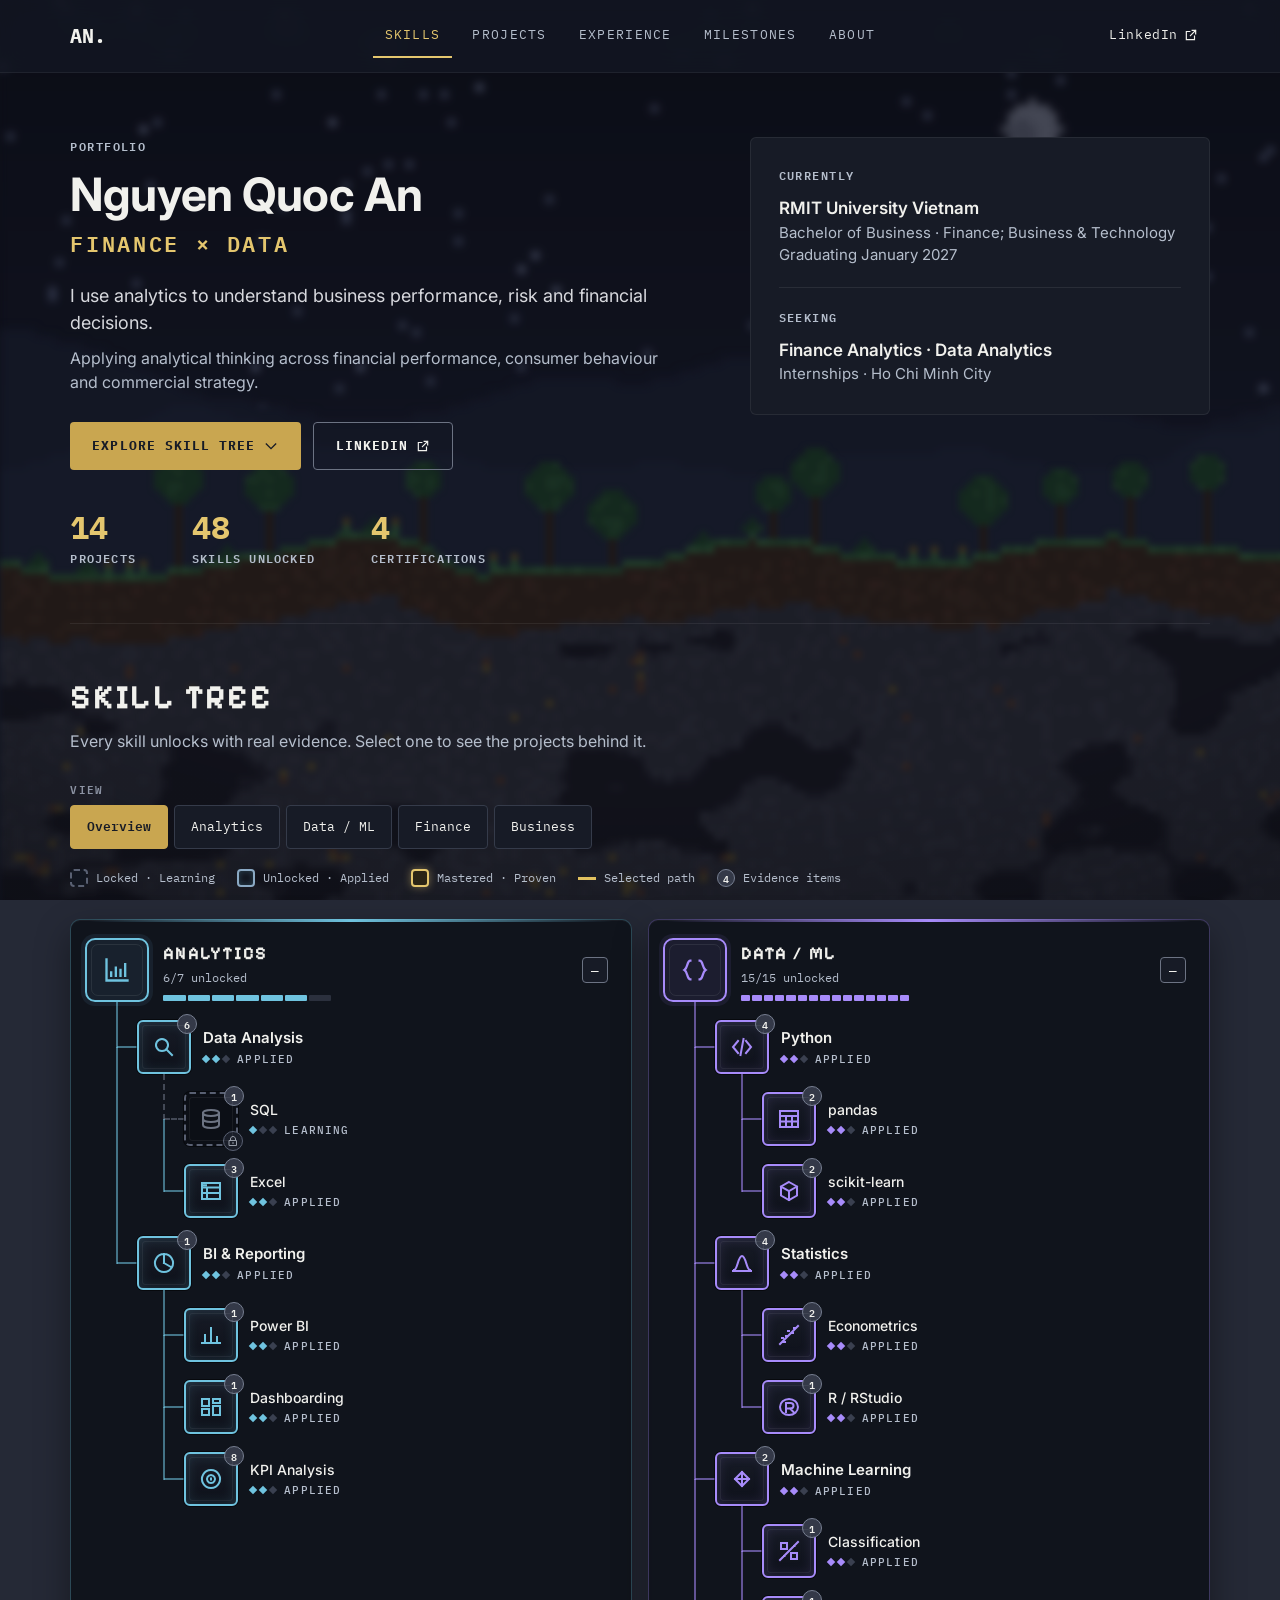
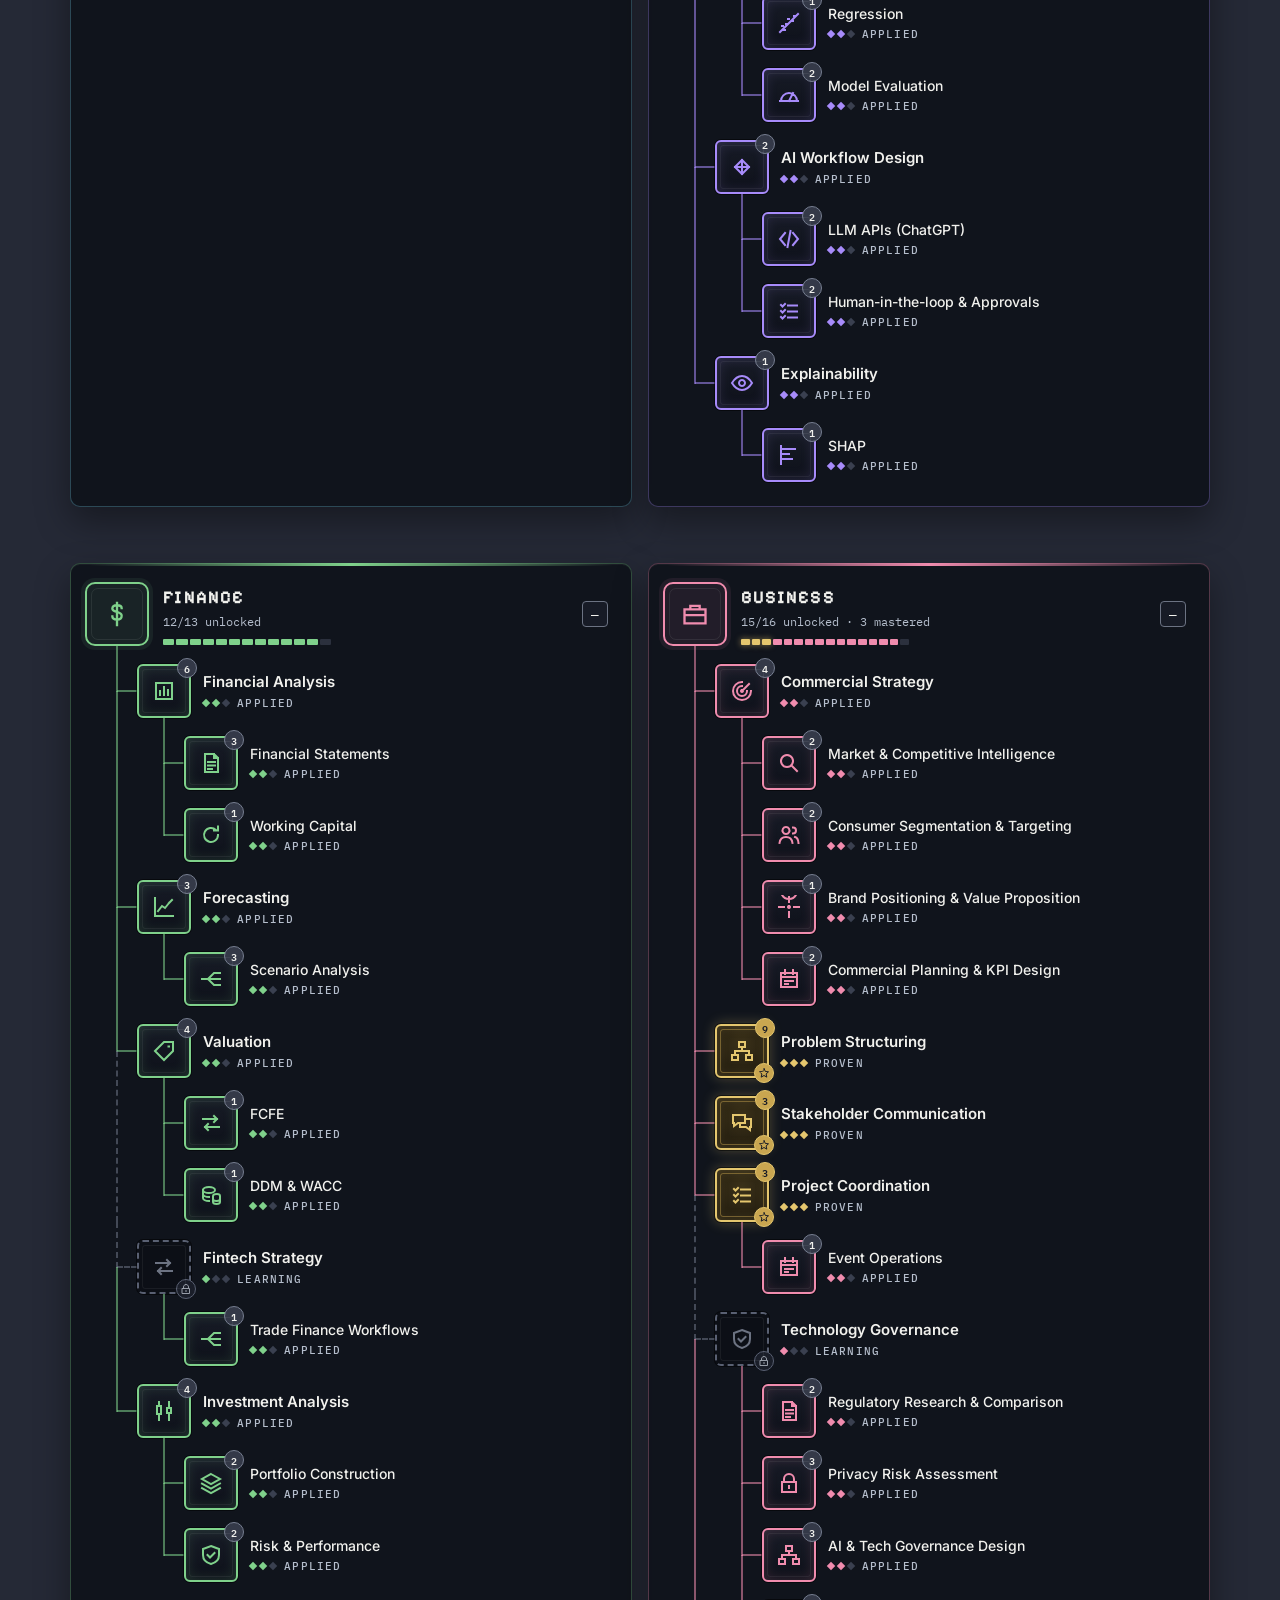
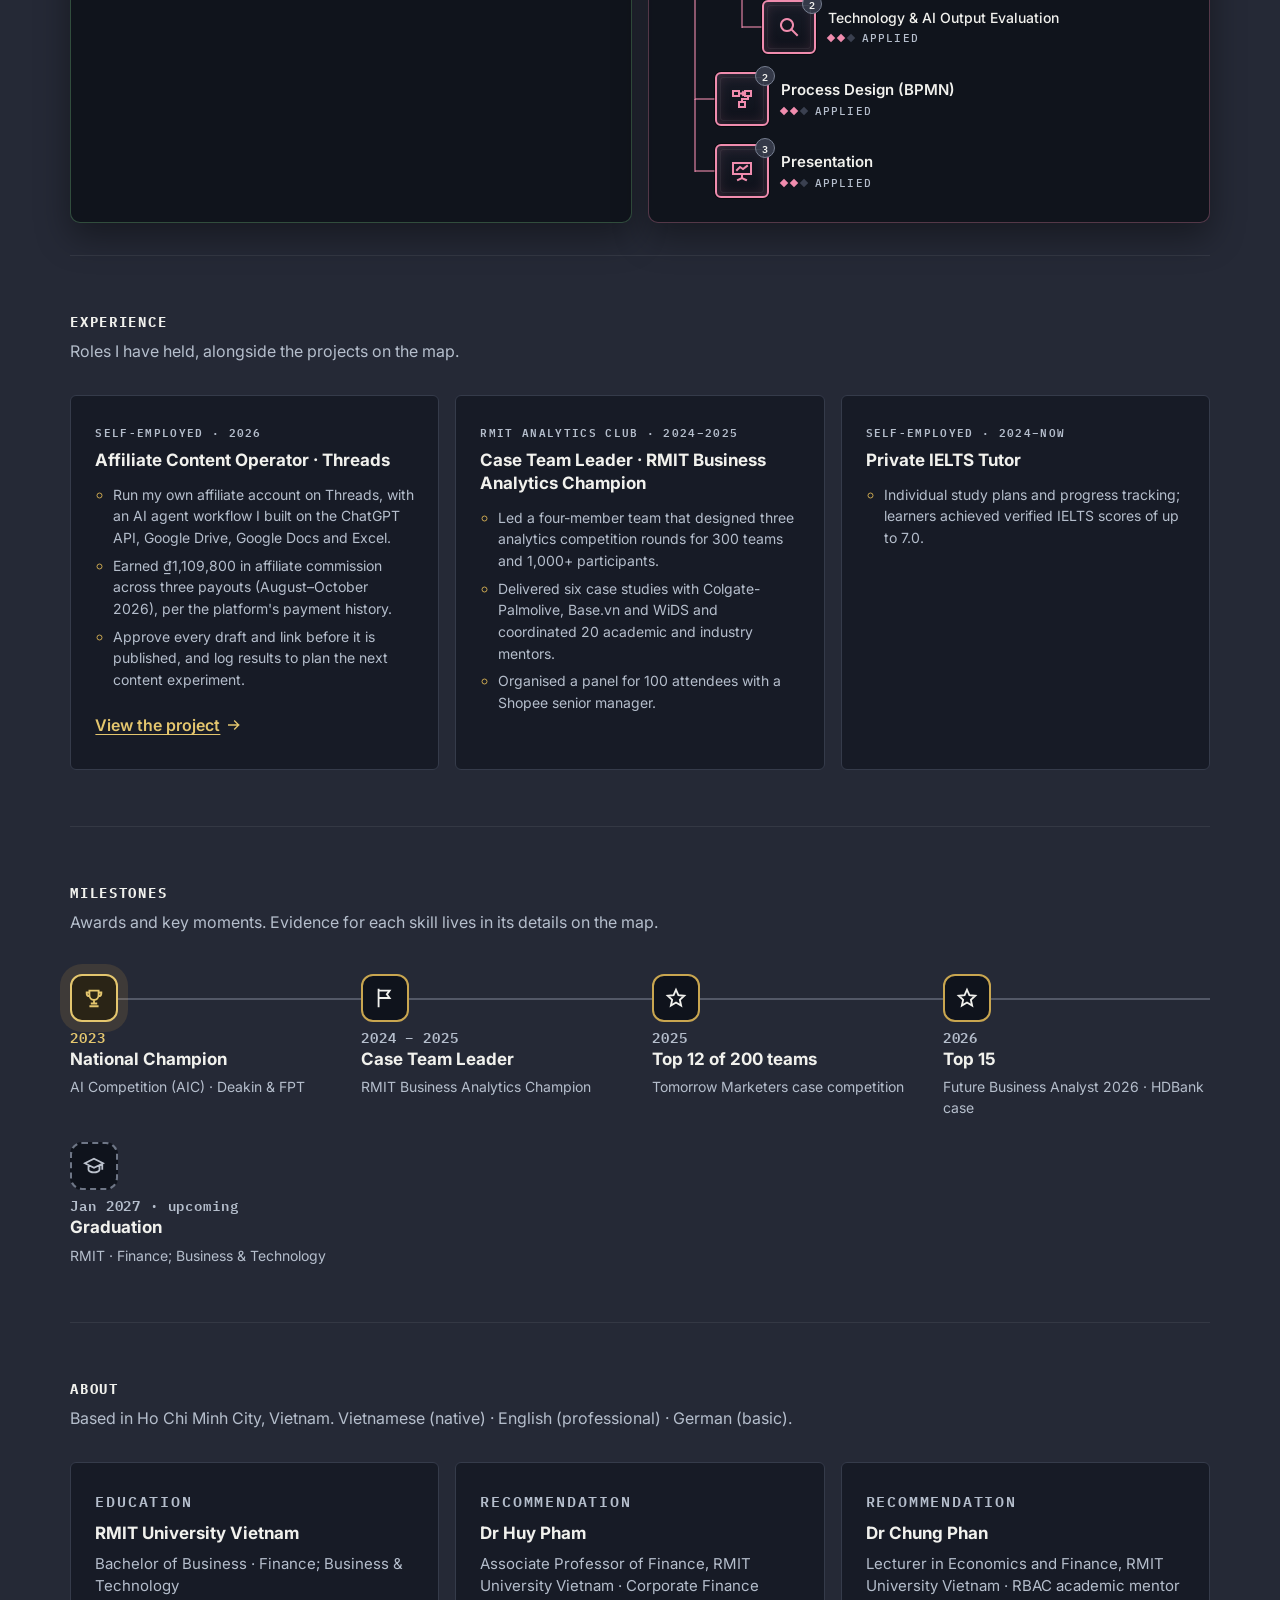
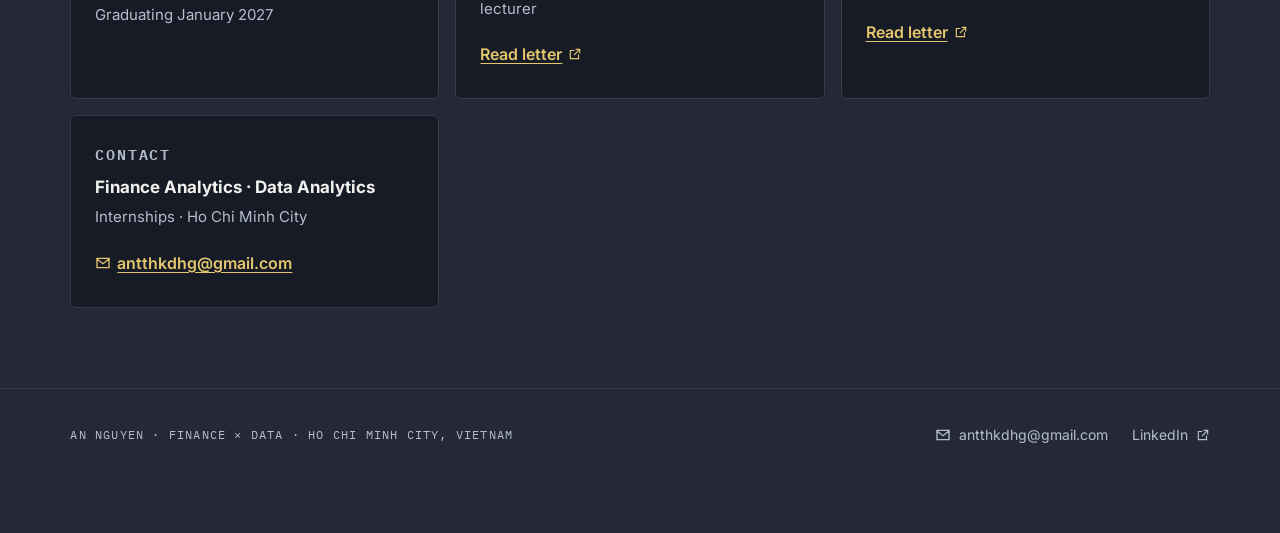
<file: index.html>
<!doctype html>
<html lang="en">
<head>
  <meta charset="utf-8">
  <meta name="viewport" content="width=device-width, initial-scale=1">
  <title>Nguyen Quoc An · Finance × Data</title>
  <meta name="description" content="Portfolio of Nguyen Quoc An (An Nguyen): finance and data analytics skills, each connected to the projects, roles and certifications that prove it.">
  <meta property="og:title" content="Nguyen Quoc An · Finance × Data">
  <meta property="og:description" content="A skill tree of finance and data skills, each unlocked by real evidence.">
  <meta property="og:type" content="website">
  <meta name="theme-color" content="#252936">
  <link rel="icon" href="assets/img/favicon.svg" type="image/svg+xml">
  <link rel="preconnect" href="https://fonts.googleapis.com">
  <link rel="preconnect" href="https://fonts.gstatic.com" crossorigin>
  <link href="https://fonts.googleapis.com/css2?family=IBM+Plex+Mono:wght@400;500;600;700&family=Inter:wght@400;500;600;700&family=Pixelify+Sans:wght@600;700&display=swap" rel="stylesheet">
  <link rel="stylesheet" href="assets/css/style.css?v=202610260508">
</head>
<body>
  <a class="skip-link" href="#main">Skip to content</a>
  <header class="site-header" id="site-header"></header>

  <main id="main">
    <!-- Hero (filled from data.js) -->
    <section class="hero container" aria-labelledby="hero-name">
      <div class="hero__grid">
        <div>
          <p class="kicker">Portfolio</p>
          <h1 id="hero-name"></h1>
          <p class="hero__tag" id="hero-tag"></p>
          <p class="hero__intro" id="hero-intro"></p>
          <div class="hero__actions" id="hero-actions"></div>
          <ul class="stats" id="hero-stats" aria-label="At a glance"></ul>
        </div>
        <aside class="status-card" id="status-card" aria-label="Current status"></aside>
      </div>
    </section>

    <div class="container"><hr class="divider"></div>

    <!-- Capability map -->
    <section class="map-section container" id="map" aria-labelledby="map-title">
      <h2 class="section-title" id="map-title">Skill tree</h2>
      <p class="section-sub">Every skill unlocks with real evidence. Select one to see the projects behind it.</p>

      <div class="map-controls">
        <fieldset class="view-control">
          <legend>View</legend>
          <div class="opts" id="view-opts"></div>
        </fieldset>
        <ul class="legend" aria-label="Legend">
          <li><span class="lg-node lg-node--learning" aria-hidden="true"></span>Locked · Learning</li>
          <li><span class="lg-node" aria-hidden="true"></span>Unlocked · Applied</li>
          <li><span class="lg-node lg-node--proven" aria-hidden="true"></span>Mastered · Proven</li>
          <li><span class="lg lg--path" aria-hidden="true"></span>Selected path</li>
          <li><span class="lg lg--badge" aria-hidden="true">4</span>Evidence items</li>
        </ul>
      </div>

      <div class="map-desktop" id="map-desktop">
        <svg class="map-trunk" id="map-trunk" aria-hidden="true"></svg>
        <div class="map-root" id="map-root"></div>
        <div class="branches" id="branches"></div>
      </div>
      <div class="map-mobile" id="map-mobile"></div>
      <noscript><p class="empty">The capability map needs JavaScript. You can still browse the <a href="projects.html">projects</a>.</p></noscript>
    </section>

    <div class="container"><hr class="divider"></div>

    <!-- Experience -->
    <section class="block container" id="experience" aria-labelledby="xp-title">
      <h2 class="section-title" id="xp-title">Experience</h2>
      <p class="section-sub">Roles I have held, alongside the projects on the map.</p>
      <ul class="xp-grid" id="xp-list"></ul>
    </section>

    <div class="container"><hr class="divider"></div>

    <!-- Milestones -->
    <section class="block container" id="milestones" aria-labelledby="ms-title">
      <h2 class="section-title" id="ms-title">Milestones</h2>
      <p class="section-sub">Awards and key moments. Evidence for each skill lives in its details on the map.</p>
      <ol class="timeline" id="timeline"></ol>
    </section>

    <div class="container"><hr class="divider"></div>

    <!-- About -->
    <section class="block container" id="about" aria-labelledby="about-title">
      <h2 class="section-title" id="about-title">About</h2>
      <p class="section-sub" id="about-sub"></p>
      <div class="about-grid" id="about-grid"></div>
    </section>
  </main>

  <footer class="site-footer" id="site-footer"></footer>

  <!-- Evidence drawer (desktop) / bottom sheet (mobile) -->
  <div class="scrim" id="scrim" hidden></div>
  <aside class="drawer" id="drawer" role="dialog" aria-modal="true" aria-labelledby="drawer-title" hidden>
    <div class="drawer__inner" id="drawer-inner"></div>
  </aside>
  <div class="preview" id="preview" aria-hidden="true"></div>

  <script src="assets/js/bg.js?v=202610260508" defer></script>
  <script src="assets/js/data.js?v=202610260508"></script>
  <script src="assets/js/common.js?v=202610260508"></script>
  <script src="assets/js/preview.js?v=202610260508"></script>
  <script src="assets/js/map.js?v=202610260508"></script>
</body>
</html>
</file>
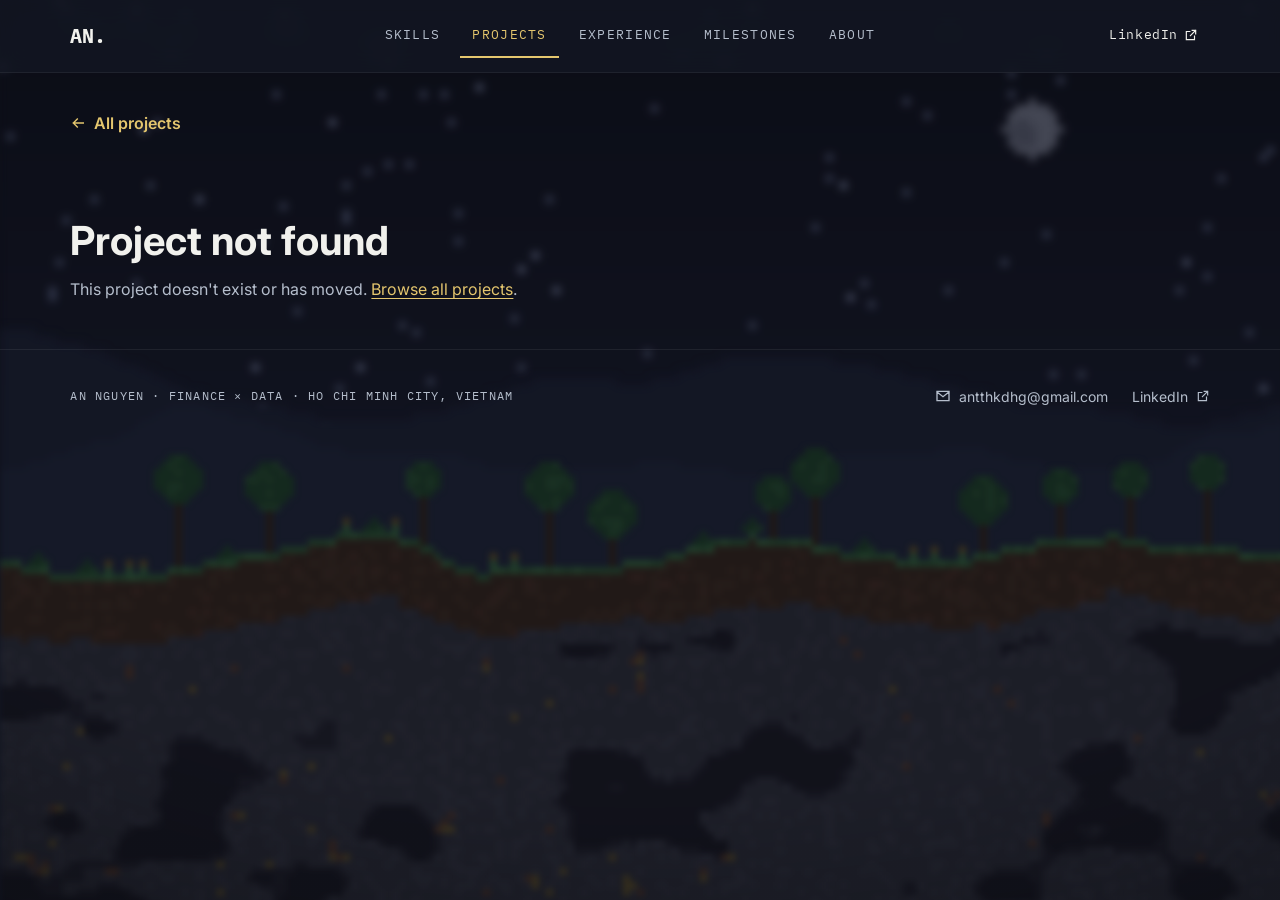
<file: project.html>
<!doctype html>
<html lang="en">
<head>
  <meta charset="utf-8">
  <meta name="viewport" content="width=device-width, initial-scale=1">
  <title>Project · Nguyen Quoc An</title>
  <meta name="description" content="Project case study by Nguyen Quoc An.">
  <meta name="theme-color" content="#252936">
  <link rel="icon" href="assets/img/favicon.svg" type="image/svg+xml">
  <link rel="preconnect" href="https://fonts.googleapis.com">
  <link rel="preconnect" href="https://fonts.gstatic.com" crossorigin>
  <link href="https://fonts.googleapis.com/css2?family=IBM+Plex+Mono:wght@400;500;600;700&family=Inter:wght@400;500;600;700&display=swap" rel="stylesheet">
  <link rel="stylesheet" href="assets/css/style.css?v=202610260508">
</head>
<body>
  <a class="skip-link" href="#main">Skip to content</a>
  <header class="site-header" id="site-header"></header>

  <main id="main" class="container">
    <div style="padding-top:28px"><a class="crumb" href="projects.html"><svg class="icon" width="16" height="16" viewBox="0 0 24 24" aria-hidden="true"><path d="M20 12 H5 M11 6 L5 12 L11 18"/></svg> All projects</a></div>
    <div id="case"></div>
  </main>

  <footer class="site-footer" id="site-footer"></footer>

  <script src="assets/js/bg.js?v=202610260508" defer></script>
  <script src="assets/js/data.js?v=202610260508"></script>
  <script src="assets/js/common.js?v=202610260508"></script>
  <script src="assets/js/preview.js?v=202610260508"></script>
  <script src="assets/js/project.js?v=202610260508"></script>
</body>
</html>
</file>
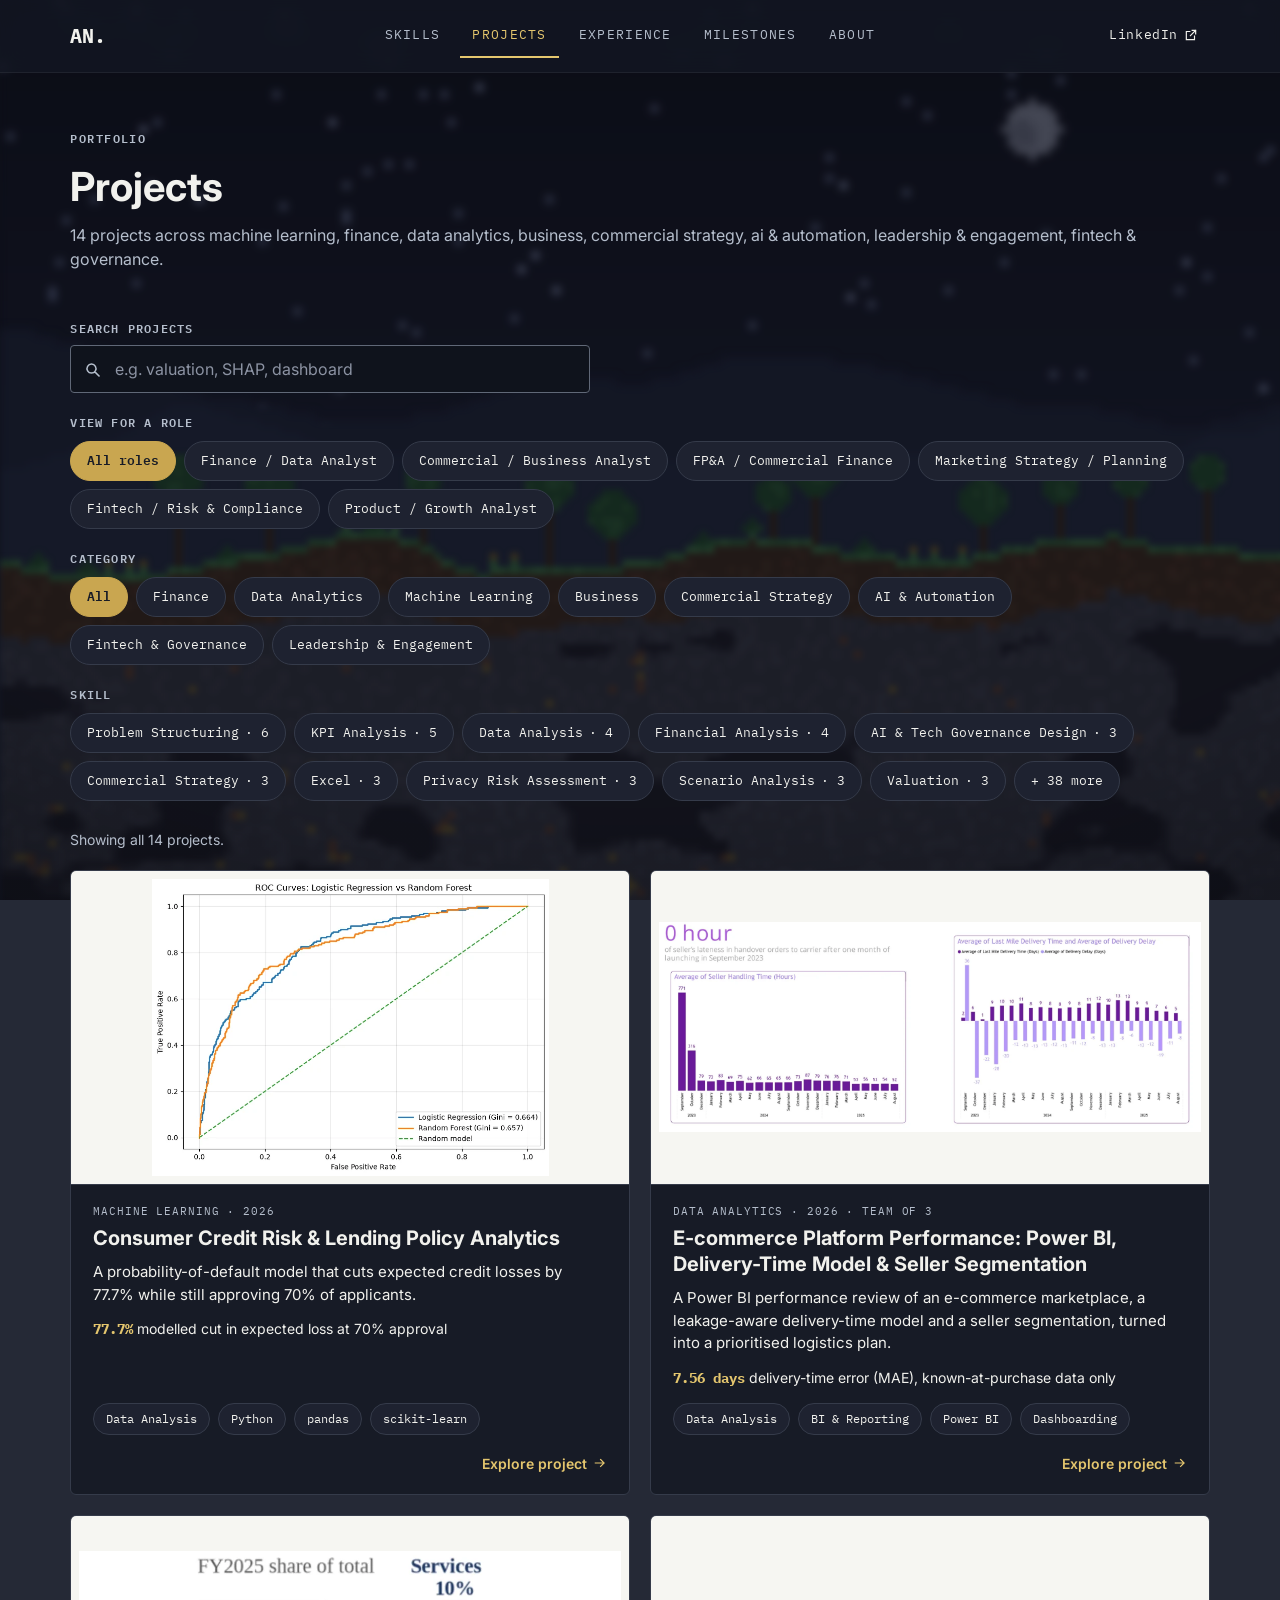
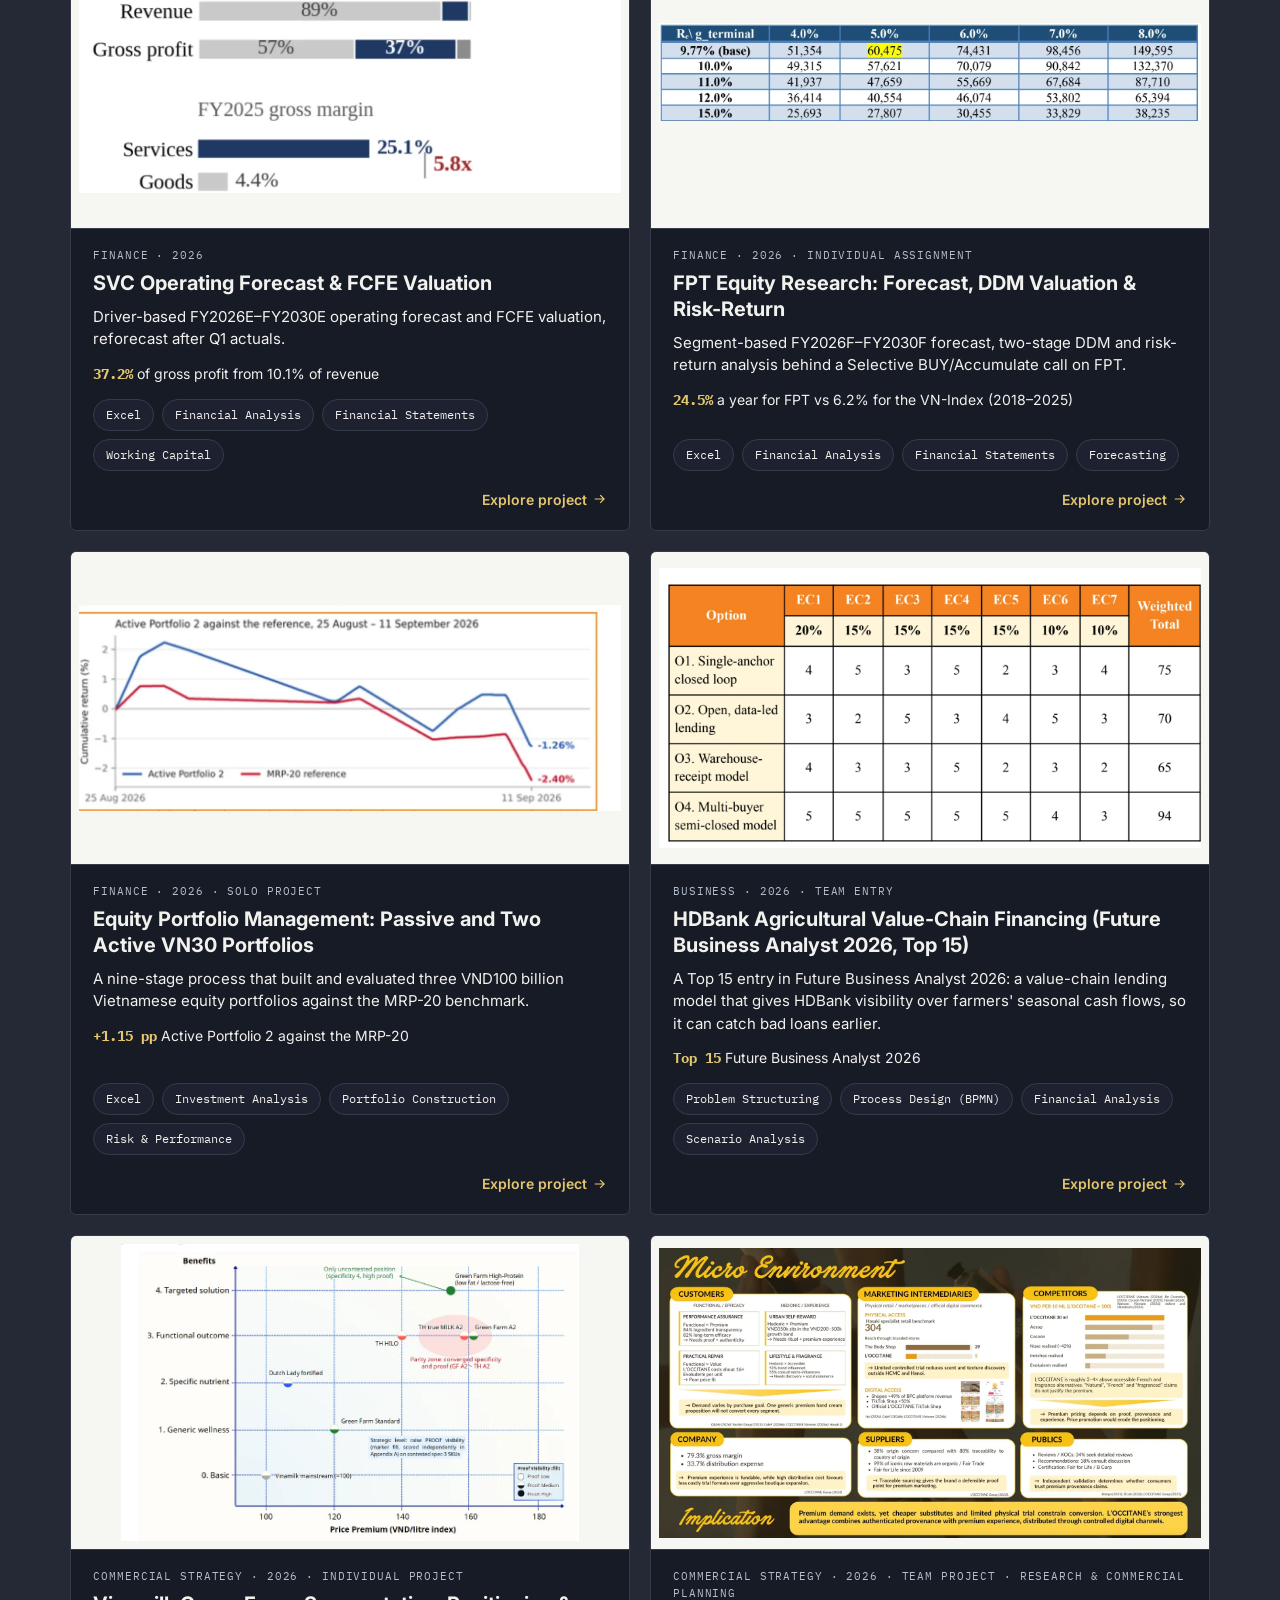
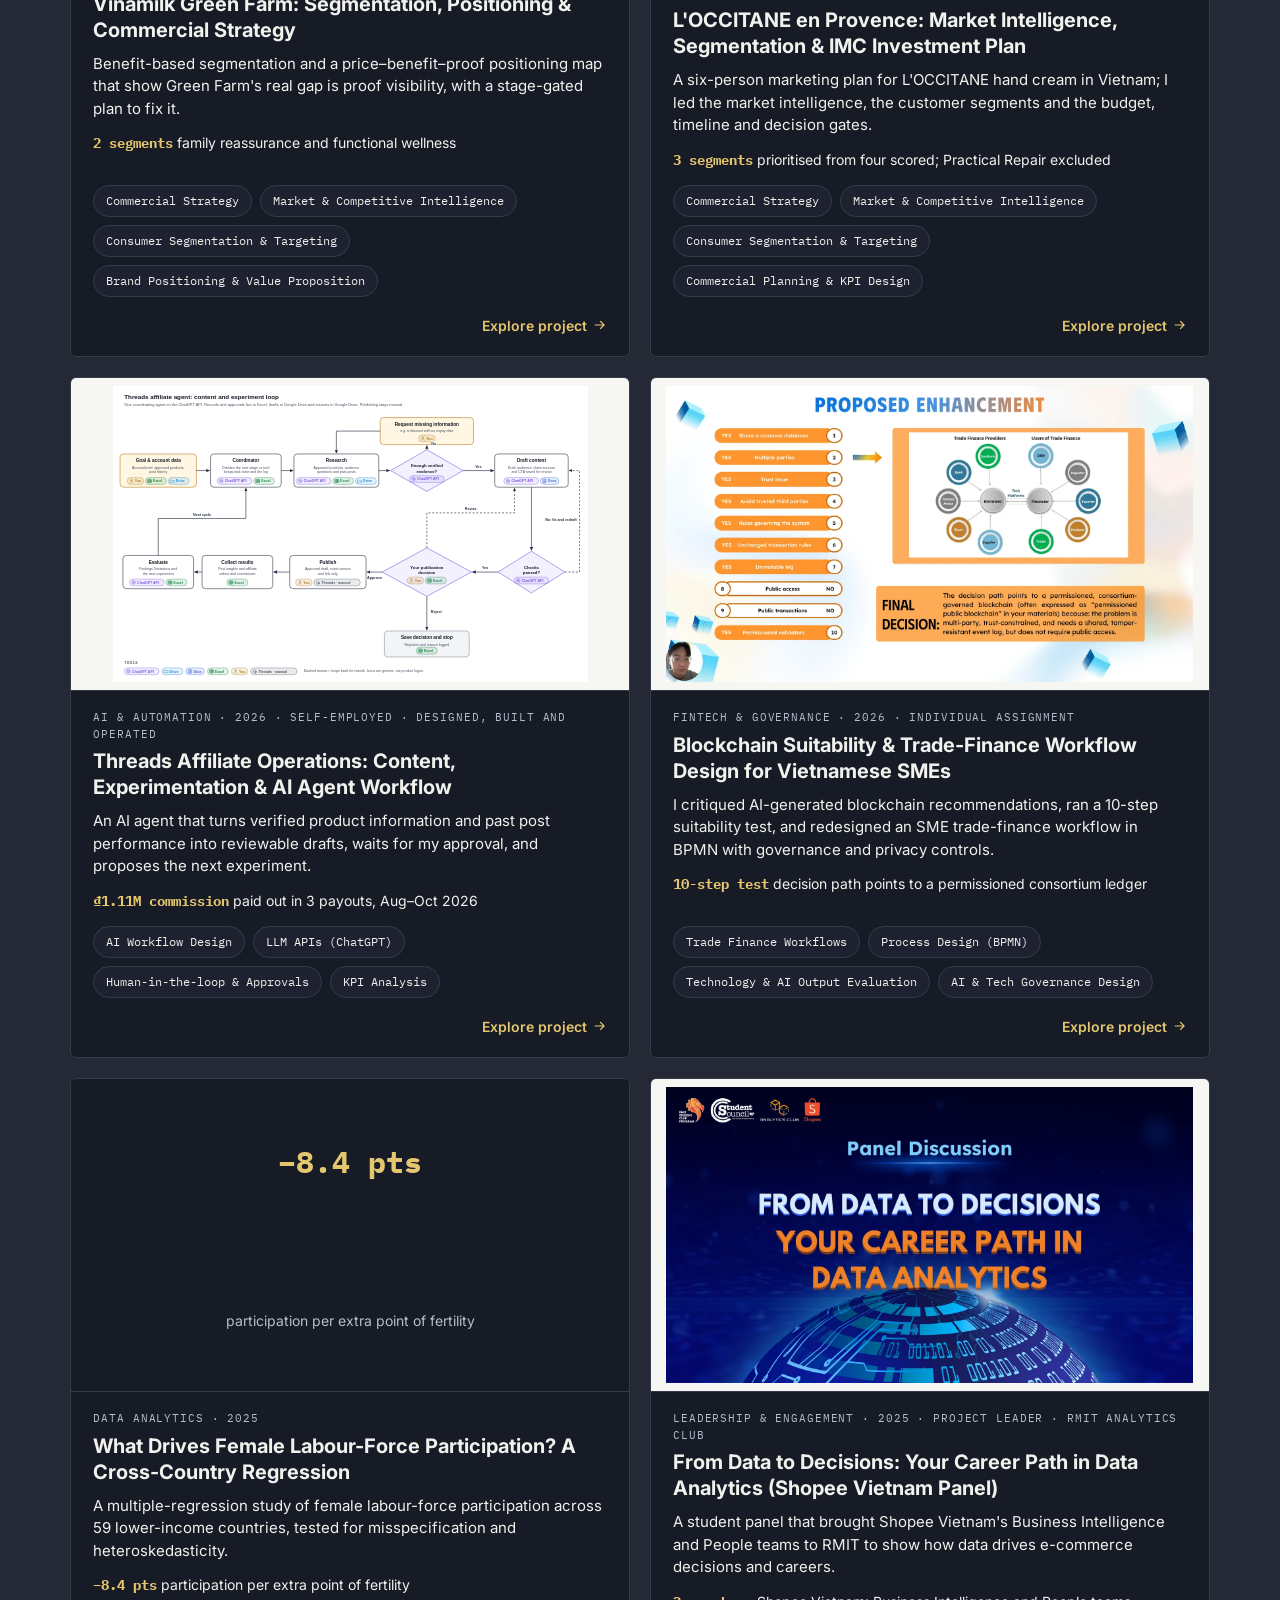
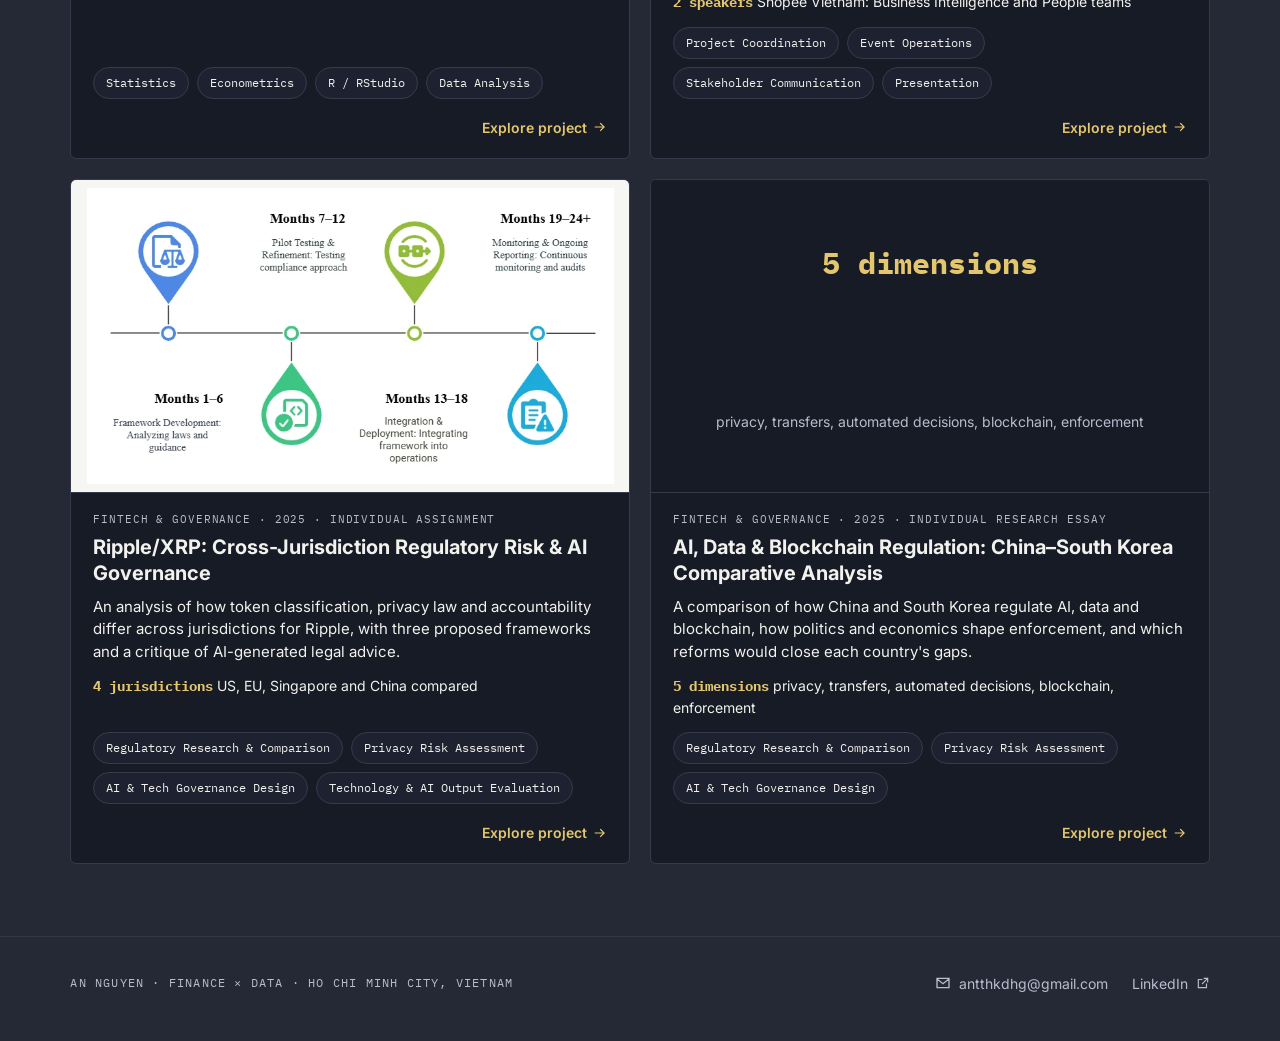
<file: projects.html>
<!doctype html>
<html lang="en">
<head>
  <meta charset="utf-8">
  <meta name="viewport" content="width=device-width, initial-scale=1">
  <title>Projects · Nguyen Quoc An</title>
  <meta name="description" content="Finance, analytics and machine-learning projects by Nguyen Quoc An, filterable by skill.">
  <meta name="theme-color" content="#252936">
  <link rel="icon" href="assets/img/favicon.svg" type="image/svg+xml">
  <link rel="preconnect" href="https://fonts.googleapis.com">
  <link rel="preconnect" href="https://fonts.gstatic.com" crossorigin>
  <link href="https://fonts.googleapis.com/css2?family=IBM+Plex+Mono:wght@400;500;600;700&family=Inter:wght@400;500;600;700&display=swap" rel="stylesheet">
  <link rel="stylesheet" href="assets/css/style.css?v=202610260508">
</head>
<body>
  <a class="skip-link" href="#main">Skip to content</a>
  <header class="site-header" id="site-header"></header>

  <main id="main" class="container">
    <div class="page-head">
      <p class="kicker">Portfolio</p>
      <h1>Projects</h1>
      <p class="section-sub" id="proj-sub"></p>
    </div>

    <form class="filters" id="filters" role="search" onsubmit="return false">
      <div class="search">
        <label for="q">Search projects</label>
        <input id="q" type="search" name="q" placeholder="e.g. valuation, SHAP, dashboard" autocomplete="off">
        <svg class="icon" width="18" height="18" viewBox="0 0 24 24" aria-hidden="true"><path d="M10 4 A6 6 0 1 1 9.99 4 Z M14.5 14.5 L20 20"/></svg>
      </div>
      <div class="filter-group">
        <h2 id="view-h">View for a role</h2>
        <ul class="chips" id="view-chips" aria-labelledby="view-h"></ul>
      </div>
      <div class="filter-group">
        <h2 id="cat-h">Category</h2>
        <ul class="chips" id="cat-chips" aria-labelledby="cat-h"></ul>
      </div>
      <div class="filter-group">
        <h2 id="skill-h">Skill</h2>
        <ul class="chips" id="skill-chips" aria-labelledby="skill-h"></ul>
      </div>
    </form>

    <div class="results-bar">
      <p id="result-count" role="status" aria-live="polite" style="margin:0"></p>
      <button type="button" class="link-btn" id="clear" hidden>Clear filters</button>
    </div>

    <section aria-labelledby="feat-h" id="featured-wrap">
      <h2 class="sr-only" id="feat-h">Featured projects</h2>
      <div class="grid" id="featured"></div>
    </section>

    <section aria-labelledby="arch-h" id="archive-wrap" hidden>
      <div class="sub-head"><h2 class="section-title" id="arch-h">Archive &amp; experiments</h2></div>
      <ul class="archive" id="archive"></ul>
    </section>

    <p class="empty" id="empty" hidden>No projects match these filters. <button type="button" class="link-btn" id="clear2">Clear filters</button></p>
    <div style="height:48px"></div>
  </main>

  <footer class="site-footer" id="site-footer"></footer>

  <script src="assets/js/bg.js?v=202610260508" defer></script>
  <script src="assets/js/data.js?v=202610260508"></script>
  <script src="assets/js/common.js?v=202610260508"></script>
  <script src="assets/js/preview.js?v=202610260508"></script>
  <script src="assets/js/projects.js?v=202610260508"></script>
</body>
</html>
</file>
<file: assets/css/style.css>
/* ==========================================================================
   An Nguyen — Finance × Data portfolio
   Design tokens first; components reference tokens, never raw hex.
   ========================================================================== */
:root {
  --surface-base: #252936;
  --surface-elevated: #171B26;
  --surface-node: #0F131C;
  --surface-raised: #1E2230;
  --surface-header: #1F2330;
  --text-primary: #F1F1ED;
  --text-secondary: #B5BECC;
  --text-muted: #8C93A3;
  --border-default: #606877;
  --border-subtle: #353B4A;
  --border-hover: #B7BDC8;
  --border-active: #E4C66E;
  --connector: rgba(129, 136, 151, 0.7);
  --connector-related: rgba(201, 166, 80, 0.55);
  --connector-selected: #E1C15F;
  --accent-gold: #C9A650;
  --accent-gold-hi: #E4C66E;
  --accent-data: #72B7B2;
  --accent-finance: #87A7D7;
  --state-learning: #6E7686;
  --state-proven: #C9A650;
  --proven-fill: #2A2416;
  --tooltip-fill: #150F1C;
  --tooltip-edge: #573B76;
  --on-gold: #171B26;

  --font-sans: "Inter", system-ui, -apple-system, "Segoe UI", Roboto, sans-serif;
  --font-mono: "IBM Plex Mono", ui-monospace, SFMono-Regular, Menlo, Consolas, monospace;

  --gutter: clamp(16px, 5.5vw, 80px);
  --radius: 4px;
  --node: 58px;
  --row-gap: 18px;
  --stub: 20px;

  --bg-sky: #0B0E18;
  --bg-blur: 3px;
  --bg-tint: rgba(18, 21, 31, 0.28);
  --surface-glass: rgba(20, 24, 35, 0.78);

  --t-fast: 140ms;
  --t-mid: 200ms;
  --t-slow: 260ms;
  --ease: cubic-bezier(0.2, 0.7, 0.2, 1);
}

*, *::before, *::after { box-sizing: border-box; }
html { scroll-behavior: smooth; scroll-padding-top: 88px; }
body {
  margin: 0;
  background: var(--surface-base);
  color: var(--text-primary);
  font-family: var(--font-sans);
  font-size: 16px;
  line-height: 1.5;
  -webkit-font-smoothing: antialiased;
}
img, svg { display: block; }

/* ---- Pixel-world background (drawn by assets/js/bg.js) ----
   Fixed behind all content. Each layer is blurred once and only translated
   on scroll, so the blur is never recomputed while scrolling. */
.world-bg { position: fixed; inset: 0; z-index: -1; overflow: hidden; pointer-events: none; background: var(--bg-sky); }
.world-bg__layer { position: absolute; left: 0; top: 0; image-rendering: pixelated; image-rendering: crisp-edges; filter: blur(var(--bg-blur)); will-change: transform; transform: translate3d(0, 0, 0); }
.world-bg__sky { filter: blur(calc(var(--bg-blur) + 1px)); }
.world-bg__far { filter: blur(calc(var(--bg-blur) + 2px)); }
.world-bg::after { content: ""; position: absolute; inset: 0; background:
    radial-gradient(120% 90% at 50% 40%, transparent 55%, rgba(5, 6, 10, 0.45) 100%),
    var(--bg-tint); }
@media print { .world-bg { display: none; } }
a { color: var(--accent-gold-hi); text-underline-offset: 3px; }
a:hover { color: #F3DC94; }
button { font: inherit; color: inherit; }
:focus-visible { outline: 2px solid #FFFFFF; outline-offset: 3px; border-radius: 2px; }
.icon { fill: none; stroke: currentColor; stroke-width: 2; stroke-linecap: square; stroke-linejoin: miter; flex: none; }
.mono { font-family: var(--font-mono); }
.sr-only { position: absolute; width: 1px; height: 1px; padding: 0; margin: -1px; overflow: hidden; clip: rect(0, 0, 0, 0); white-space: nowrap; border: 0; }
.container { width: 100%; max-width: 1440px; margin: 0 auto; padding-inline: var(--gutter); }

.skip-link { position: absolute; left: 16px; top: -48px; z-index: 100; background: var(--accent-gold); color: var(--on-gold); padding: 10px 16px; border-radius: var(--radius); font-weight: 600; }
.skip-link:focus { top: 12px; }

.kicker { font-family: var(--font-mono); font-size: 12px; font-weight: 600; letter-spacing: 0.12em; text-transform: uppercase; color: var(--text-secondary); margin: 0; }
.section-title { font-family: var(--font-mono); font-size: 14px; font-weight: 700; letter-spacing: 0.12em; text-transform: uppercase; margin: 0; }
.section-sub { color: var(--text-secondary); margin: 6px 0 0; font-size: 16px; }
.divider { border: 0; border-top: 1px solid rgba(255, 255, 255, 0.07); margin: 0; }

/* ------------------------------------------------------------ header */
.site-header { position: sticky; top: 0; z-index: 40; background: var(--surface-header); border-bottom: 1px solid rgba(255, 255, 255, 0.06); }
@supports ((backdrop-filter: blur(1px)) or (-webkit-backdrop-filter: blur(1px))) {
  .site-header { background: var(--surface-glass); -webkit-backdrop-filter: blur(14px) saturate(120%); backdrop-filter: blur(14px) saturate(120%); }
}
.header__inner { height: 72px; display: flex; align-items: center; gap: 24px; }
.brand { font-family: var(--font-mono); font-weight: 700; font-size: 20px; color: var(--text-primary); text-decoration: none; }
.nav { display: flex; align-items: center; flex: 1; justify-content: space-between; margin-left: 32px; }
.nav ul { display: flex; gap: 8px; list-style: none; margin: 0 auto; padding: 0; }
.nav a { font-family: var(--font-mono); font-size: 13px; letter-spacing: 0.1em; text-transform: uppercase; color: var(--text-secondary); text-decoration: none; display: inline-flex; align-items: center; gap: 6px; min-height: 44px; padding: 0 12px; border-bottom: 2px solid transparent; }
.nav a:hover { color: var(--text-primary); }
.nav a[aria-current="page"] { color: var(--accent-gold-hi); border-bottom-color: var(--accent-gold-hi); }
.nav__ext { display: flex; gap: 4px; }
.nav__ext a { color: var(--text-primary); text-transform: none; letter-spacing: 0.04em; }
.menu-btn { display: none; margin-left: auto; width: 44px; height: 44px; align-items: center; justify-content: center; background: transparent; border: 1px solid var(--border-subtle); border-radius: var(--radius); cursor: pointer; }

@media (max-width: 879px) {
  .menu-btn { display: inline-flex; }
  .nav { display: none; position: absolute; top: 72px; left: 0; right: 0; margin: 0; flex-direction: column; align-items: stretch; background: var(--surface-header); border-bottom: 1px solid var(--border-subtle); padding: 8px var(--gutter) 16px; }
  .nav.is-open { display: flex; }
  .nav ul { flex-direction: column; margin: 0; gap: 0; }
  .nav a { min-height: 48px; border-bottom: 1px solid var(--border-subtle); }
  .nav a[aria-current="page"] { border-bottom-color: var(--border-subtle); }
  .nav__ext { flex-direction: column; }
}

/* ------------------------------------------------------------ buttons, chips, pills */
.btn { display: inline-flex; align-items: center; justify-content: center; gap: 8px; min-height: 48px; padding: 0 22px; border-radius: var(--radius); font-family: var(--font-mono); font-size: 13px; font-weight: 700; letter-spacing: 0.08em; text-transform: uppercase; text-decoration: none; cursor: pointer; transition: background var(--t-fast), border-color var(--t-fast), color var(--t-fast); }
.btn--primary { background: var(--accent-gold); color: var(--on-gold); border: 0; }
.btn--primary:hover { background: var(--accent-gold-hi); color: var(--on-gold); }
.btn--ghost { background: transparent; color: var(--text-primary); border: 1.5px solid #6C7383; }
.btn--ghost:hover { border-color: var(--border-hover); color: var(--text-primary); }
.btn--block { width: 100%; }

.chip { display: inline-flex; align-items: center; gap: 6px; min-height: 40px; padding: 0 16px; border-radius: 999px; background: var(--surface-raised); border: 1px solid var(--border-subtle); color: var(--text-primary); font-family: var(--font-mono); font-size: 13px; text-decoration: none; cursor: pointer; transition: border-color var(--t-fast), background var(--t-fast); }
.chip:hover { border-color: var(--border-hover); color: var(--text-primary); }
.chip[aria-pressed="true"] { background: var(--accent-gold); border-color: var(--accent-gold); color: var(--on-gold); font-weight: 600; }
.chip--sm { min-height: 32px; padding: 0 12px; font-size: 12px; }
.chips { display: flex; flex-wrap: wrap; gap: 8px; margin: 0; padding: 0; list-style: none; }

.pill { display: inline-flex; align-items: center; height: 26px; padding: 0 12px; border-radius: 13px; font-family: var(--font-mono); font-size: 11px; font-weight: 600; letter-spacing: 0.1em; text-transform: uppercase; border: 1.5px solid var(--border-default); background: var(--surface-raised); }
.pill--proven { background: var(--proven-fill); border-color: var(--state-proven); color: var(--accent-gold-hi); }
.pill--learning { background: var(--surface-node); border-style: dashed; border-color: var(--state-learning); color: #C9CED8; }

/* ------------------------------------------------------------ hero */
.hero { padding-block: 64px 56px; }
.hero__grid { display: grid; grid-template-columns: minmax(0, 1fr) 460px; gap: 48px; align-items: start; }
.hero h1 { font-size: clamp(36px, 5vw, 46px); line-height: 1.12; margin: 14px 0 6px; font-weight: 700; letter-spacing: -0.01em; }
.hero__tag { font-family: var(--font-mono); font-size: clamp(18px, 2.2vw, 22px); font-weight: 600; letter-spacing: 0.12em; color: var(--accent-gold-hi); text-transform: uppercase; margin: 0; }
.hero__intro { font-size: 18px; color: #D7D8DD; max-width: 34em; margin: 22px 0 28px; }
.hero__actions { display: flex; flex-wrap: wrap; gap: 12px; }
.stats { display: flex; flex-wrap: wrap; gap: 24px 56px; margin: 40px 0 0; padding: 0; list-style: none; }
.stats li { display: flex; flex-direction: column; }
.stats strong { font-family: var(--font-mono); font-size: 32px; line-height: 1.1; color: var(--accent-gold-hi); }
.stats span { font-family: var(--font-mono); font-size: 12px; font-weight: 600; letter-spacing: 0.1em; text-transform: uppercase; color: var(--text-secondary); margin-top: 4px; }
.status-card { background: var(--surface-elevated); border: 1px solid rgba(255, 255, 255, 0.07); border-radius: 6px; padding: 28px; }
.status-card h2 { margin: 0 0 12px; }
.status-card p { margin: 0; }
.status-card .strong { font-size: 17px; font-weight: 600; }
.status-card .muted { color: var(--text-secondary); font-size: 15px; }
.status-card hr { border: 0; border-top: 1px solid rgba(255, 255, 255, 0.08); margin: 20px 0; }
@media (max-width: 999px) { .hero__grid { grid-template-columns: 1fr; } }

/* ------------------------------------------------------------ capability map */
.map-section { padding-block: 48px 32px; }
.map-controls { display: flex; flex-wrap: wrap; align-items: flex-end; justify-content: space-between; gap: 20px 32px; margin: 28px 0 8px; }
.view-control { border: 0; margin: 0; padding: 0; }
.view-control legend { font-family: var(--font-mono); font-size: 11px; font-weight: 600; letter-spacing: 0.12em; color: var(--text-muted); text-transform: uppercase; margin-bottom: 8px; padding: 0; }
.view-control .opts { display: flex; flex-wrap: wrap; gap: 6px; }
.seg { min-height: 44px; padding: 0 16px; border-radius: var(--radius); background: var(--surface-elevated); border: 1px solid var(--border-subtle); font-family: var(--font-mono); font-size: 13px; cursor: pointer; transition: background var(--t-fast), border-color var(--t-fast); }
.seg:hover { border-color: var(--border-hover); }
.seg[aria-pressed="true"] { background: var(--accent-gold); border-color: var(--accent-gold); color: var(--on-gold); font-weight: 600; }
.legend { display: flex; flex-wrap: wrap; gap: 10px 22px; margin: 0; padding: 0; list-style: none; font-family: var(--font-mono); font-size: 12px; color: var(--text-secondary); }
.legend li { display: inline-flex; align-items: center; gap: 8px; }
.lg { width: 16px; height: 16px; border-radius: 3px; border: 2px solid var(--border-default); background: var(--surface-node); }
.lg--learning { border-style: dashed; border-color: var(--state-learning); }
.lg--proven { background: var(--proven-fill); border-color: var(--state-proven); }
.lg--path { width: 18px; height: 0; border: 0; border-top: 3px solid var(--connector-selected); border-radius: 0; background: none; }
.lg--badge { width: 18px; height: 18px; border-radius: 50%; border: 1px solid #777F91; background: #343948; display: grid; place-items: center; font-size: 10px; font-weight: 600; color: var(--text-primary); }

/* tree (desktop / tablet) */
.map-desktop { position: relative; margin-top: 32px; }
.map-trunk { position: absolute; inset: 0; width: 100%; height: 100%; pointer-events: none; overflow: visible; }
.map-trunk path { fill: none; stroke: var(--connector); stroke-width: 2; }
.map-trunk path.sel { stroke: var(--connector-selected); stroke-width: 3; filter: drop-shadow(0 0 4px rgba(225, 193, 95, 0.55)); }
.map-root { position: relative; display: flex; align-items: center; justify-content: center; gap: 16px; margin: 0 auto 80px; width: max-content; z-index: 1; }
.root-node { width: 72px; height: 72px; border-radius: 6px; border: 3px solid var(--accent-gold); background: #1B2030; display: grid; place-items: center; font-family: var(--font-mono); font-weight: 700; font-size: 22px; color: var(--accent-gold-hi); box-shadow: 0 0 0 8px rgba(228, 198, 110, 0.12); position: relative; }
.root-node::after { content: ""; position: absolute; inset: 4px; border: 1px solid rgba(255, 255, 255, 0.08); border-radius: 3px; }
.map-root__label { position: absolute; left: calc(100% + 16px); white-space: nowrap; font-family: var(--font-mono); font-size: 13px; }
.map-root__label strong { display: block; letter-spacing: 0.1em; }
.map-root__label span { color: var(--text-secondary); }
.branches { display: grid; grid-template-columns: repeat(4, minmax(0, 1fr)); column-gap: 24px; row-gap: 56px; position: relative; z-index: 1; }

.cat-row { display: flex; align-items: center; gap: 14px; min-height: 64px; }
.cat-node { width: 64px; height: 64px; flex: none; border-radius: 10px; border: 2px solid #8C93A3; background: var(--surface-raised); display: grid; place-items: center; position: relative; }
.cat-node::after { content: ""; position: absolute; inset: 4px; border: 1px solid rgba(255, 255, 255, 0.08); border-radius: 7px; }
.cat-node .icon { width: 28px; height: 28px; }
.branch.on-path .cat-node { border-color: var(--accent-gold-hi); box-shadow: 0 0 0 7px rgba(228, 198, 110, 0.18); }
.cat-label { min-width: 0; }
.cat-label h3 { font-family: var(--font-mono); font-size: 14px; font-weight: 700; letter-spacing: 0.12em; text-transform: uppercase; margin: 0; }
.cat-label p { font-family: var(--font-mono); font-size: 12px; color: var(--text-secondary); margin: 2px 0 0; }
.toggle { margin-left: auto; width: 44px; height: 44px; flex: none; display: grid; place-items: center; background: transparent; border: 0; cursor: pointer; padding: 0; }
.toggle span { width: 26px; height: 26px; display: grid; place-items: center; border: 1px solid #6C7383; border-radius: 4px; background: var(--surface-elevated); font-family: var(--font-mono); font-size: 16px; line-height: 1; }
.toggle:hover span { border-color: var(--border-hover); }

.tree, .tree ul { list-style: none; margin: var(--row-gap) 0 0; padding: 0 0 0 var(--stub); }
.tree { margin-left: 32px; }
.tree ul { margin-left: calc(var(--node) / 2); }
.branch.is-collapsed .tree { display: none; }
.tree li { position: relative; margin-top: var(--row-gap); --lc-in: var(--connector); --lc-out: var(--connector); --lc-stub: var(--connector); }
.tree li:first-child { margin-top: 0; }
.tree li::before { content: ""; position: absolute; left: calc(-1 * var(--stub) - 1px); top: calc(-1 * var(--row-gap)); height: calc(var(--row-gap) + var(--node) / 2 + 1px); border-left: 2px solid var(--lc-in); }
.tree li::after { content: ""; position: absolute; left: calc(-1 * var(--stub) - 1px); top: calc(var(--node) / 2); bottom: 0; border-left: 2px solid var(--lc-out); }
.tree li:last-child::after { display: none; }
.tree li > .row::before { content: ""; position: absolute; left: calc(-1 * var(--stub)); top: calc(var(--node) / 2 - 1px); width: var(--stub); border-top: 2px solid var(--lc-stub); }
.tree li.path-through { --lc-in: var(--connector-selected); --lc-out: var(--connector-selected); }
.tree li.path-end { --lc-in: var(--connector-selected); --lc-stub: var(--connector-selected); }
.tree li.rel { --lc-in: var(--connector-related); --lc-out: var(--connector-related); --lc-stub: var(--connector-related); }
.tree li.path-through::before, .tree li.path-through::after, .tree li.path-end::before, .tree li.path-end > .row::before { filter: drop-shadow(0 0 3px rgba(225, 193, 95, 0.55)); }

.row { position: relative; display: flex; align-items: center; gap: 12px; width: 100%; min-height: var(--node); padding: 0; background: transparent; border: 0; text-align: left; cursor: pointer; border-radius: 6px; }
.row:focus-visible { outline: none; }
.tree .row { align-items: flex-start; }
.tree .row__text { padding-top: 9px; }
.row:focus-visible .node { outline: 2px solid #FFFFFF; outline-offset: 4px; }
.row__text { min-width: 0; display: flex; flex-direction: column; }
.row__name { font-size: 15px; font-weight: 600; line-height: 1.25; overflow-wrap: anywhere; }
.tree ul .row__name { font-size: 14px; font-weight: 500; }
.row__meta { font-family: var(--font-mono); font-size: 11px; font-weight: 500; letter-spacing: 0.1em; text-transform: uppercase; color: var(--text-secondary); margin-top: 3px; }
.row:hover .row__name { color: #FFFFFF; }

.node { position: relative; width: var(--node); height: var(--node); flex: none; border-radius: var(--radius); border: 2px solid var(--border-default); background: var(--surface-node); display: grid; place-items: center; color: var(--text-primary); transition: border-color var(--t-fast) var(--ease), background var(--t-fast) var(--ease), box-shadow var(--t-fast) var(--ease), transform var(--t-mid) var(--ease); }
.node::after { content: ""; position: absolute; inset: 4px; border: 1px solid rgba(255, 255, 255, 0.08); border-radius: 2px; pointer-events: none; }
.node .icon { transition: transform var(--t-fast) var(--ease); }
.node.is-learning { border-style: dashed; border-color: var(--state-learning); color: #BCC2CD; }
.node.is-proven { background: var(--proven-fill); border-color: var(--state-proven); color: var(--accent-gold-hi); }
.node.is-proven::after { border-color: rgba(201, 166, 80, 0.45); }
.row:hover .node { border-color: var(--border-hover); background: #161B26; box-shadow: 0 0 0 6px rgba(255, 255, 255, 0.06); }
.row:hover .node.is-proven { border-color: var(--accent-gold-hi); background: #332B19; }
.row:hover .node .icon { transform: translateY(-1px); }
.li-related > .row .node { border-color: #8F7A45; }
.row.is-selected .node { border-color: var(--accent-gold-hi); box-shadow: 0 0 0 8px rgba(228, 198, 110, 0.2); transform: scale(1.04); }
.badge { position: absolute; top: -8px; right: -8px; min-width: 20px; height: 20px; padding: 0 4px; border-radius: 10px; background: #343948; border: 1px solid #777F91; font-family: var(--font-mono); font-size: 10px; font-weight: 600; line-height: 18px; text-align: center; color: var(--text-primary); }
.node.is-proven .badge { background: var(--accent-gold); border-color: var(--accent-gold-hi); color: var(--on-gold); }

@media (max-width: 1319px) {
  .branches { grid-template-columns: repeat(2, minmax(0, 1fr)); column-gap: 40px; }
  .map-trunk, .map-root { display: none; }
}

/* mobile accordion */
.map-mobile { display: none; margin-top: 24px; }
.acc { margin: 0 0 8px; border: 1px solid var(--border-subtle); border-radius: 6px; background: var(--surface-raised); }
.acc.is-open { background: var(--surface-elevated); border-color: var(--accent-gold); }
.acc__head { display: flex; align-items: center; gap: 14px; width: 100%; min-height: 72px; padding: 12px 14px; background: transparent; border: 0; text-align: left; cursor: pointer; }
.acc__head .cat-node { width: 44px; height: 44px; border-radius: 8px; }
.acc__head .cat-node .icon { width: 22px; height: 22px; }
.acc__head .icon.chev { margin-left: auto; color: var(--text-secondary); transition: transform var(--t-mid) var(--ease); }
.acc.is-open .acc__head .icon.chev { transform: rotate(90deg); }
.acc__panel { list-style: none; margin: 0; padding: 0 8px 8px; }
.acc__panel li { border-top: 1px solid var(--border-subtle); }
.acc__panel .row { min-height: 64px; padding: 8px 6px; }
.acc__panel .lvl3 .row { padding-left: 34px; }
.acc__panel .node { width: 44px; height: 44px; --node: 44px; }
.acc__panel .node .icon { width: 20px; height: 20px; }
.acc__panel .badge { display: none; }
.acc__panel .row__name { font-size: 16px; }
.acc__panel .lvl3 .row__name { font-size: 15px; font-weight: 500; }
.acc__panel .row .chev { margin-left: auto; color: var(--text-secondary); }
@media (max-width: 759px) {
  .map-desktop { display: none; }
  .map-mobile { display: block; }
}

/* preview (hover / keyboard focus) */
.preview { position: absolute; z-index: 30; width: 264px; padding: 16px 18px; background: var(--tooltip-fill); border: 2px solid var(--tooltip-edge); border-radius: 6px; box-shadow: 0 10px 30px rgba(0, 0, 0, 0.45); pointer-events: none; opacity: 0; transform: translateY(4px); transition: opacity var(--t-fast) var(--ease), transform var(--t-fast) var(--ease); }
.preview.is-on { opacity: 1; transform: none; }
.preview::before { content: ""; position: absolute; top: -9px; left: 24px; width: 14px; height: 14px; background: var(--tooltip-fill); border-left: 2px solid var(--tooltip-edge); border-top: 2px solid var(--tooltip-edge); transform: rotate(45deg); }
.preview h4 { margin: 0; font-family: var(--font-mono); font-size: 13px; letter-spacing: 0.08em; text-transform: uppercase; color: var(--accent-gold-hi); }
.preview .st { margin: 4px 0 0; font-weight: 600; font-size: 14px; }
.preview .use { margin: 6px 0 0; color: var(--text-secondary); font-size: 14px; }
.preview .k { margin: 10px 0 2px; font-family: var(--font-mono); font-size: 11px; letter-spacing: 0.1em; color: var(--text-muted); text-transform: uppercase; }
.preview ul { margin: 0; padding: 0; list-style: none; font-size: 13px; }
.preview .cta { margin: 12px 0 0; font-family: var(--font-mono); font-size: 12px; font-weight: 700; letter-spacing: 0.08em; color: var(--accent-gold-hi); }

/* drawer / bottom sheet */
.scrim { position: fixed; inset: 0; z-index: 50; background: rgba(5, 6, 10, 0.45); opacity: 0; transition: opacity var(--t-slow) var(--ease); }
.scrim.is-on { opacity: 1; }
.drawer { position: fixed; z-index: 60; top: 0; right: 0; bottom: 0; width: min(440px, 100%); background: var(--surface-elevated); border-left: 1px solid var(--border-subtle); box-shadow: -24px 0 48px rgba(0, 0, 0, 0.35); overflow-y: auto; overscroll-behavior: contain; opacity: 0; transform: translateX(24px); transition: transform var(--t-slow) var(--ease), opacity var(--t-slow) var(--ease); }
.drawer.is-on { opacity: 1; transform: none; }
.drawer__inner { padding: 28px 32px 40px; }
.drawer__top { display: flex; align-items: flex-start; justify-content: space-between; gap: 16px; }
.icon-btn { width: 44px; height: 44px; flex: none; display: grid; place-items: center; background: var(--surface-raised); border: 1px solid var(--border-subtle); border-radius: var(--radius); cursor: pointer; }
.icon-btn:hover { border-color: var(--border-hover); }
.drawer h2 { font-size: 30px; line-height: 1.15; margin: 10px 0 12px; }
.drawer__status { display: flex; align-items: center; gap: 12px; color: var(--text-secondary); font-size: 14px; }
.drawer__desc { margin: 20px 0 0; }
.drawer hr { border: 0; border-top: 1px solid var(--border-subtle); margin: 24px 0; }
.drawer h3 { font-family: var(--font-mono); font-size: 12px; font-weight: 600; letter-spacing: 0.12em; text-transform: uppercase; color: var(--text-secondary); margin: 26px 0 12px; display: flex; justify-content: space-between; }
.drawer h3 small { font-weight: 500; color: var(--text-muted); letter-spacing: 0; }
.ev-card { display: block; padding: 16px; margin-bottom: 12px; background: var(--surface-raised); border: 1px solid var(--border-subtle); border-radius: 6px; color: var(--text-primary); text-decoration: none; }
a.ev-card:hover { border-color: var(--border-hover); color: var(--text-primary); }
.ev-card .t { font-family: var(--font-mono); font-size: 11px; font-weight: 600; letter-spacing: 0.1em; text-transform: uppercase; color: var(--accent-data); margin: 0; }
.ev-card .n { font-size: 16px; font-weight: 600; margin: 4px 0 0; }
.ev-card .s { display: flex; justify-content: space-between; gap: 12px; flex-wrap: wrap; font-size: 14px; color: var(--text-secondary); margin: 4px 0 0; }
.ev-card .go { color: var(--accent-gold-hi); font-weight: 600; display: inline-flex; align-items: center; gap: 6px; }
.ev-list { list-style: none; margin: 0; padding: 0; }
.ev-list li { position: relative; padding-left: 18px; margin-bottom: 12px; }
.ev-list li::before { content: ""; position: absolute; left: 0; top: 9px; width: 6px; height: 6px; background: var(--accent-gold); }
.ev-list .n { display: block; font-size: 15px; font-weight: 500; }
.ev-list .s { display: block; font-size: 13px; color: var(--text-secondary); }
.note { margin-top: 28px; padding: 14px 16px; background: #13161F; border: 1px solid var(--border-subtle); border-radius: 6px; font-size: 13px; color: var(--text-secondary); }
.note p { margin: 0; }
.note .kicker { font-size: 11px; color: var(--text-muted); margin-bottom: 6px; }
.empty { color: var(--text-secondary); font-size: 15px; }
.drawer .btn--block { margin-top: 24px; }
.sheet-handle { display: none; }

@media (max-width: 759px) {
  .drawer { top: auto; left: 0; width: 100%; max-height: 82vh; border-left: 0; border-top: 1px solid var(--border-subtle); border-radius: 16px 16px 0 0; transform: translateY(32px); }
  .drawer__inner { padding: 12px 24px 32px; }
  .sheet-handle { display: block; width: 40px; height: 4px; border-radius: 2px; background: #6C7383; margin: 0 auto 14px; }
  .drawer h2 { font-size: 26px; }
  .scrim { background: rgba(5, 6, 10, 0.62); }
}

/* ------------------------------------------------------------ milestones, about */
.block { padding-block: 56px; }
.timeline { position: relative; display: grid; grid-template-columns: repeat(4, minmax(0, 1fr)); gap: 24px; margin: 40px 0 0; padding: 0; list-style: none; }
.timeline::before { content: ""; position: absolute; left: 0; right: 0; top: 24px; border-top: 2px solid rgba(129, 136, 151, 0.5); }
.ms { position: relative; }
.ms__mark { width: 48px; height: 48px; border-radius: 12px; display: grid; place-items: center; border: 2px solid var(--accent-gold); background: var(--surface-node); position: relative; }
.ms--featured .ms__mark { background: var(--proven-fill); border-color: var(--accent-gold-hi); color: var(--accent-gold-hi); box-shadow: 0 0 0 10px rgba(240, 180, 76, 0.12); }
.ms--upcoming .ms__mark { border-style: dashed; border-color: var(--state-learning); color: #BCC2CD; }
.ms__year { font-family: var(--font-mono); font-size: 13px; font-weight: 600; letter-spacing: 0.06em; color: var(--text-secondary); margin: 18px 0 4px; }
.ms--featured .ms__year { color: var(--accent-gold-hi); }
.ms h3 { margin: 0; font-size: 17px; }
.ms p { margin: 4px 0 0; color: var(--text-secondary); font-size: 14px; }
@media (max-width: 759px) {
  .timeline { grid-template-columns: 1fr; gap: 28px; }
  .timeline::before { left: 23px; right: auto; top: 0; bottom: 0; border-top: 0; border-left: 2px solid rgba(129, 136, 151, 0.5); }
  .ms { display: grid; grid-template-columns: 48px 1fr; column-gap: 18px; }
  .ms__year { margin-top: 0; }
  .ms__body { grid-column: 2; grid-row: 1; }
}
.about-grid { display: grid; grid-template-columns: repeat(auto-fit, minmax(280px, 1fr)); gap: 16px; margin-top: 32px; }
.card { background: var(--surface-elevated); border: 1px solid var(--border-subtle); border-radius: 6px; padding: 22px 24px; }
.card h3 { margin: 0; font-size: 17px; }
.card p { margin: 6px 0 0; color: var(--text-secondary); font-size: 15px; }
.card a { display: inline-flex; align-items: center; gap: 6px; margin-top: 12px; font-weight: 600; min-height: 44px; }

/* ------------------------------------------------------------ projects page */
.page-head { padding-block: 56px 24px; }
.page-head h1 { font-size: clamp(30px, 4vw, 40px); margin: 10px 0 6px; }
.filters { display: grid; gap: 20px; padding-block: 24px 8px; }
.search { position: relative; max-width: 520px; }
.search label { display: block; font-family: var(--font-mono); font-size: 12px; font-weight: 600; letter-spacing: 0.1em; text-transform: uppercase; color: var(--text-secondary); margin-bottom: 8px; }
.search input { width: 100%; min-height: 48px; padding: 0 16px 0 44px; border-radius: var(--radius); border: 1px solid var(--border-default); background: var(--surface-node); color: var(--text-primary); font: inherit; }
.search input::placeholder { color: var(--text-muted); }
.search .icon { position: absolute; left: 14px; bottom: 14px; color: var(--text-secondary); }
.filter-group h2 { font-family: var(--font-mono); font-size: 12px; font-weight: 600; letter-spacing: 0.1em; text-transform: uppercase; color: var(--text-secondary); margin: 0 0 10px; }
.results-bar { display: flex; flex-wrap: wrap; justify-content: space-between; align-items: center; gap: 12px; margin: 20px 0; color: var(--text-secondary); font-size: 14px; }
.link-btn { background: none; border: 0; color: var(--accent-gold-hi); cursor: pointer; font-weight: 600; min-height: 44px; padding: 0 4px; }
.grid { display: grid; grid-template-columns: repeat(auto-fill, minmax(min(100%, 380px), 1fr)); gap: 20px; }
.pcard { display: flex; flex-direction: column; background: var(--surface-elevated); border: 1px solid var(--border-subtle); border-radius: 6px; padding: 22px 24px; color: var(--text-primary); text-decoration: none; transition: border-color var(--t-fast); }
.pcard:hover { border-color: var(--border-hover); color: var(--text-primary); }
.pcard--featured { }
.pcard .flag { align-self: flex-start; height: 24px; padding: 0 10px; border-radius: 12px; border: 1px solid var(--accent-gold); background: var(--proven-fill); color: var(--accent-gold-hi); font-family: var(--font-mono); font-size: 10px; font-weight: 700; letter-spacing: 0.1em; line-height: 22px; margin-bottom: 16px; }
.pcard h3 { margin: 0; font-size: 20px; line-height: 1.3; }
.pcard .sub { margin: 4px 0 0; color: var(--text-secondary); font-size: 15px; }
.pcard .sum { margin: 14px 0 16px; font-size: 15px; }
.pcard .chips { margin-top: auto; }
.pcard .chip { cursor: inherit; pointer-events: none; }
.pcard .foot { display: flex; justify-content: space-between; align-items: center; margin-top: 18px; font-size: 14px; }
.pcard .foot .mono { color: var(--text-secondary); }
.pcard .foot .go { color: var(--accent-gold-hi); font-weight: 600; display: inline-flex; gap: 6px; align-items: center; }
.archive { list-style: none; margin: 0; padding: 0; display: grid; gap: 10px; }
.archive a { display: flex; align-items: center; justify-content: space-between; gap: 16px; min-height: 64px; padding: 12px 18px; background: var(--surface-elevated); border: 1px solid var(--border-subtle); border-radius: 6px; color: var(--text-primary); text-decoration: none; }
.archive a:hover { border-color: var(--border-hover); }
.archive .s { display: block; font-family: var(--font-mono); font-size: 12px; color: var(--text-secondary); }
.sub-head { display: flex; align-items: baseline; gap: 12px; margin: 40px 0 16px; }

/* ------------------------------------------------------------ project page */
.crumb { display: inline-flex; align-items: center; gap: 8px; min-height: 44px; font-weight: 600; text-decoration: none; }
.case { display: grid; grid-template-columns: minmax(0, 1fr) 320px; gap: 56px; padding-block: 16px 72px; }
.case h1 { font-size: clamp(30px, 4vw, 42px); line-height: 1.15; margin: 10px 0 14px; }
.case .lead { font-size: 18px; color: #D7D8DD; margin: 0 0 28px; max-width: 40em; }
.case section { margin-top: 36px; }
.case section h2 { font-family: var(--font-mono); font-size: 13px; font-weight: 600; letter-spacing: 0.12em; text-transform: uppercase; color: var(--text-secondary); margin: 0 0 10px; }
.case section p { margin: 0; max-width: 42em; }
.case ul.list { margin: 0; padding-left: 20px; max-width: 42em; }
.case ul.list li { margin-bottom: 8px; }
.case ul.list li::marker { color: var(--accent-gold); }
.case .links { display: flex; flex-wrap: wrap; gap: 12px; }
.aside .card + .card { margin-top: 16px; }
.aside h2 { font-family: var(--font-mono); font-size: 12px; font-weight: 600; letter-spacing: 0.12em; text-transform: uppercase; color: var(--text-secondary); margin: 0 0 12px; }
.aside .chips .chip { font-size: 12px; min-height: 36px; }
.aside dl { margin: 0; display: grid; grid-template-columns: auto 1fr; gap: 8px 16px; font-size: 14px; }
.aside dt { font-family: var(--font-mono); color: var(--text-secondary); }
.aside dd { margin: 0; }
@media (max-width: 999px) { .case { grid-template-columns: 1fr; gap: 24px; } }

/* ------------------------------------------------------------ footer */
.site-footer { border-top: 1px solid rgba(255, 255, 255, 0.07); margin-top: 24px; }
.footer__inner { display: flex; flex-wrap: wrap; justify-content: space-between; align-items: center; gap: 12px 24px; padding-block: 24px 36px; }
.footer__id { margin: 0; font-size: 12px; letter-spacing: 0.1em; text-transform: uppercase; color: var(--text-secondary); }
.footer__links { margin: 0; display: flex; flex-wrap: wrap; gap: 8px 24px; font-size: 14px; }
.footer__links a { display: inline-flex; align-items: center; gap: 8px; min-height: 44px; color: var(--text-secondary); text-decoration: none; }
.footer__links a:hover { color: var(--text-primary); }

/* ------------------------------------------------------------ motion */
@media (prefers-reduced-motion: reduce) {
  html { scroll-behavior: auto; }
  *, *::before, *::after { transition-duration: 0.01ms !important; animation-duration: 0.01ms !important; }
  .row.is-selected .node { transform: none; }
}

/* ==========================================================================
   Talent-tree theme for the skill map (game accents, recruiter-first)
   Ranks mirror the evidence rules: Locked = Learning, Unlocked = Applied,
   Mastered = Proven. Each category has its own accent colour (--cat).
   ========================================================================== */
[data-cat="analytics"] { --cat: #6FC3DF; --cat-rgb: 111, 195, 223; }
[data-cat="data"]      { --cat: #A78BFA; --cat-rgb: 167, 139, 250; }
[data-cat="finance"]   { --cat: #7FD18B; --cat-rgb: 127, 209, 139; }
[data-cat="business"]  { --cat: #F08CAE; --cat-rgb: 240, 140, 174; }
:root { --font-pixel: "Pixelify Sans", var(--font-mono); --locked: rgba(110, 118, 134, 0.55); }

.map-section .section-title { font-family: var(--font-pixel); font-size: clamp(26px, 3.2vw, 34px); font-weight: 700; letter-spacing: 0.04em; }

/* category panels */
.branches { column-gap: 16px; }
.branch { position: relative; padding: 18px 14px 24px; border-radius: 10px; background: rgba(13, 16, 24, 0.82);
  border: 1px solid rgba(var(--cat-rgb), 0.30); box-shadow: inset 0 1px 0 rgba(255, 255, 255, 0.04), 0 14px 34px rgba(0, 0, 0, 0.38);
  -webkit-backdrop-filter: blur(6px); backdrop-filter: blur(6px); --node: 54px; }
.branch::before { content: ""; position: absolute; left: 18px; right: 18px; top: -1px; height: 3px; border-radius: 0 0 3px 3px;
  background: linear-gradient(90deg, transparent, var(--cat), transparent); }
.branch.on-path { border-color: rgba(228, 198, 110, 0.55); }
.cat-node { border-color: var(--cat); color: var(--cat); background: rgba(var(--cat-rgb), 0.08); box-shadow: 0 0 0 4px rgba(var(--cat-rgb), 0.08); }
.cat-label { flex: 1; }
.cat-label h3 { font-family: var(--font-pixel); font-size: 18px; font-weight: 700; letter-spacing: 0.06em; }
.xp { display: flex; gap: 2px; width: 100%; max-width: 168px; margin-top: 8px; }
.xp i { flex: 1 1 0; min-width: 4px; height: 6px; border-radius: 1px; background: #2B303D; }
.xp i.on { background: var(--cat); }
.xp i.gold { background: var(--accent-gold-hi); box-shadow: 0 0 6px rgba(228, 198, 110, 0.6); }

/* root "player" node */
.map-trunk path { stroke: rgba(201, 166, 80, 0.45); }
.root-node { box-shadow: 0 0 0 8px rgba(228, 198, 110, 0.12), 0 0 28px rgba(228, 198, 110, 0.25); }
.map-root__xp { display: block; margin-top: 4px; font-size: 11px; letter-spacing: 0.06em; color: var(--text-secondary); }

/* skill nodes as talent frames */
.node { border-radius: 6px; background: linear-gradient(180deg, #171B26, #0E111A); border: 2px solid #4A5163; box-shadow: 0 0 0 1px rgba(0, 0, 0, 0.55); }
.node::after { inset: 3px; border-radius: 3px; border-color: rgba(255, 255, 255, 0.06); }
.node.is-applied { border-color: var(--cat); color: var(--cat); box-shadow: 0 0 0 1px rgba(0, 0, 0, 0.55), inset 0 0 14px rgba(var(--cat-rgb), 0.20); }
.node.is-learning { border: 2px dashed #596072; background: #0C0F16; color: #858C9D; }
.node.is-learning .icon { opacity: 0.8; }
.node.is-proven { border-color: var(--accent-gold-hi); color: var(--accent-gold-hi); background: radial-gradient(circle at 50% 35%, #3B3119, #1D180D);
  box-shadow: 0 0 0 1px rgba(0, 0, 0, 0.55), 0 0 14px rgba(228, 198, 110, 0.32), inset 0 0 12px rgba(228, 198, 110, 0.22);
  animation: tt-glow 3.4s ease-in-out infinite; }
@keyframes tt-glow { 50% { box-shadow: 0 0 0 1px rgba(0, 0, 0, 0.55), 0 0 24px rgba(228, 198, 110, 0.5), inset 0 0 14px rgba(228, 198, 110, 0.3); } }
.node__mark { position: absolute; right: -7px; bottom: -7px; width: 20px; height: 20px; border-radius: 50%; display: grid; place-items: center; }
.node__mark .icon { width: 12px; height: 12px; }
.node__mark--lock { background: #1A1E29; border: 1px solid #596072; color: #B7BDC8; }
.node__mark--star { background: var(--accent-gold); border: 1px solid var(--accent-gold-hi); color: var(--on-gold); }
.row:hover .node.is-applied { border-color: var(--cat); background: linear-gradient(180deg, #1C2130, #121620); box-shadow: 0 0 0 1px rgba(0, 0, 0, 0.55), 0 0 16px rgba(var(--cat-rgb), 0.35), inset 0 0 16px rgba(var(--cat-rgb), 0.25); }
.row:hover .node.is-learning { border-color: #8C93A3; }
.row:hover .node { transform: translateY(-2px); }
.row.is-selected .node { transform: scale(1.05); }

/* rank pips (◆◆◇) */
.pips { display: inline-flex; gap: 4px; margin-right: 8px; vertical-align: 1px; }
.pips i { width: 6px; height: 6px; transform: rotate(45deg); background: #3A4050; }
.pips i.on { background: var(--cat, #B7BDC8); }
.st-proven > .row .pips i.on, .rank--proven .pips i.on, .preview .pips i.on { background: var(--accent-gold-hi); }
.rank--applied .pips i.on { background: #B7BDC8; }

/* connectors light up when the skill below them is unlocked */
.tree li { --lc-in: rgba(var(--cat-rgb), 0.55); --lc-out: rgba(var(--cat-rgb), 0.55); --lc-stub: rgba(var(--cat-rgb), 0.55); --ls-in: solid; --ls-out: solid; }
.tree li.st-learning { --lc-in: var(--locked); --lc-stub: var(--locked); --ls-in: dashed; }
.tree li.nx-locked { --lc-out: var(--locked); --ls-out: dashed; }
.tree li::before { border-left-style: var(--ls-in); }
.tree li::after { border-left-style: var(--ls-out); }
.tree li > .row::before { border-top-style: var(--ls-in); }
.tree li.path-through { --lc-in: var(--connector-selected); --lc-out: var(--connector-selected); --ls-in: solid; --ls-out: solid; }
.tree li.path-end { --lc-in: var(--connector-selected); --lc-stub: var(--connector-selected); --ls-in: solid; }
.tree li.rel { --lc-in: var(--connector-related); --lc-out: var(--connector-related); --lc-stub: var(--connector-related); }

/* legend */
.legend .lg-node { width: 18px; height: 18px; border-radius: 4px; border: 2px solid #8AA9C4; background: #121620; box-shadow: inset 0 0 6px rgba(111, 195, 223, 0.25); }
.legend .lg-node--learning { border-style: dashed; border-color: #596072; box-shadow: none; }
.legend .lg-node--proven { border-color: var(--accent-gold-hi); background: #2A2416; box-shadow: 0 0 8px rgba(228, 198, 110, 0.45); }

/* one-time "unlock" reveal */
.map-desktop.will-reveal:not(.is-revealing) .node { opacity: 0; }
.map-desktop.is-revealing .node { animation: tt-unlock 440ms cubic-bezier(0.2, 0.9, 0.3, 1.25) backwards; animation-delay: calc(var(--i) * 45ms); }
@keyframes tt-unlock { from { opacity: 0; transform: scale(0.6); } }

/* drawer: rank + next quest */
.rank { display: inline-flex; align-items: center; font-family: var(--font-mono); font-size: 12px; font-weight: 600; letter-spacing: 0.1em; text-transform: uppercase; color: var(--text-primary); }
.quest { display: flex; align-items: flex-start; gap: 10px; margin: 16px 0 0; padding: 12px 14px; border-left: 3px solid var(--accent-gold); border-radius: 0 6px 6px 0; background: rgba(228, 198, 110, 0.07); font-size: 14px; color: var(--text-primary); }
.quest .icon { flex: none; margin-top: 3px; color: var(--accent-gold-hi); }

/* mobile accordion */
.acc { border-left: 3px solid var(--cat); }
.acc.is-open { border-color: var(--cat); border-left-color: var(--cat); }
.acc .xp { max-width: 200px; }
.acc__panel .node__mark { width: 18px; height: 18px; right: -6px; bottom: -6px; }

@media (prefers-reduced-motion: reduce) {
  .node.is-proven { animation: none; }
  .map-desktop.is-revealing .node { animation: none; }
  .map-desktop.will-reveal .node { opacity: 1; }
  .row:hover .node, .row.is-selected .node { transform: none; }
}

/* ==========================================================================
   Project evidence v2: skill drawer cards, project preview, figures, lightbox
   Gold is reserved for results and primary actions; figures sit on a light
   "paper" frame without glow so charts stay easy to read.
   ========================================================================== */
:root { --paper: #F6F6F2; --card: #202633; --t-ui: 200ms; }

/* sub-skills under the drawer title */
.drawer__subs { margin-top: 14px; }

/* project cards in the skill drawer */
.pj-list { display: grid; gap: 12px; }
.pj { display: grid; grid-template-columns: 112px minmax(0, 1fr); gap: 14px; width: 100%; padding: 12px; text-align: left; color: var(--text-primary); background: var(--card); border: 1px solid var(--border-subtle); border-radius: 10px; cursor: pointer; font: inherit; transition: border-color var(--t-ui) var(--ease), transform var(--t-ui) var(--ease); }
.pj:hover { border-color: var(--border-hover); }
.pj:focus-visible { outline: 2px solid #FFFFFF; outline-offset: 3px; }
.pj__thumb { display: grid; place-items: center; aspect-ratio: 4 / 3; border-radius: 6px; background: var(--paper); overflow: hidden; }
.pj__thumb img { width: 100%; height: 100%; object-fit: contain; }
.pj__thumb--stat { background: #171B26; border: 1px solid var(--border-subtle); padding: 8px; text-align: center; }
.pj__thumb--stat strong { display: block; font-family: var(--font-mono); font-size: 15px; color: var(--accent-gold-hi); }
.pj__thumb--stat span { display: block; font-size: 11px; line-height: 1.3; color: var(--text-secondary); margin-top: 4px; }
.pj__body { display: flex; flex-direction: column; min-width: 0; }
.pj__k { font-family: var(--font-mono); font-size: 11px; letter-spacing: 0.08em; text-transform: uppercase; color: var(--text-secondary); }
.pj__t { font-size: 16px; font-weight: 600; line-height: 1.3; margin-top: 4px; }
.pj__d { font-size: 13px; color: var(--text-secondary); margin-top: 2px; }
.pj__r { font-size: 13px; color: var(--text-primary); margin-top: 8px; line-height: 1.35; }
.pj__r strong { color: var(--accent-gold-hi); font-family: var(--font-mono); font-size: 13px; }
.pj__go { display: inline-flex; align-items: center; gap: 6px; margin-top: 10px; font-size: 13px; font-weight: 600; color: var(--accent-gold-hi); }
.drawer details.note summary { cursor: pointer; list-style: none; min-height: 32px; display: flex; align-items: center; }
.drawer details.note summary::-webkit-details-marker { display: none; }
.drawer details.note summary::after { content: "+"; margin-left: auto; font-size: 14px; }
.drawer details.note[open] summary::after { content: "−"; }

/* preview dialog */
.pv-scrim { position: fixed; inset: 0; z-index: 75; background: rgba(5, 6, 10, 0.6); opacity: 0; transition: opacity var(--t-ui) var(--ease); }
.pv-scrim.is-on { opacity: 1; }
.pv { position: fixed; inset: 0; z-index: 80; overflow-y: auto; overscroll-behavior: contain; padding: 40px 24px; opacity: 0; transition: opacity var(--t-ui) var(--ease); }
.pv.is-on { opacity: 1; }
.pv__inner { position: relative; max-width: 960px; margin: 0 auto; padding: 32px 36px 36px; background: var(--surface-elevated); border: 1px solid var(--border-subtle); border-radius: 12px; box-shadow: 0 30px 80px rgba(0, 0, 0, 0.5); transform: translateY(12px); transition: transform var(--t-ui) var(--ease); }
.pv.is-on .pv__inner { transform: none; }
.pv__head { display: flex; justify-content: space-between; align-items: flex-start; gap: 20px; }
.pv__head h2 { font-size: clamp(24px, 3vw, 32px); line-height: 1.2; margin: 8px 0 6px; }
.pv__sub { margin: 0; color: var(--text-secondary); }

/* key results */
.hl { display: grid; grid-template-columns: repeat(auto-fit, minmax(180px, 1fr)); gap: 12px; list-style: none; margin: 24px 0; padding: 0; }
.hl li { padding: 14px 16px; background: var(--card); border: 1px solid var(--border-subtle); border-radius: 8px; }
.hl strong { display: block; font-family: var(--font-mono); font-size: clamp(20px, 2.4vw, 26px); font-weight: 700; color: var(--accent-gold-hi); line-height: 1.15; }
.hl span { display: block; margin-top: 6px; font-size: 13px; line-height: 1.4; color: var(--text-secondary); }

/* figures */
.fig { margin: 0; }
.fig__btn { position: relative; display: block; width: 100%; padding: 12px; background: var(--paper); border: 1px solid var(--border-subtle); border-radius: 8px; cursor: zoom-in; }
.fig__btn:focus-visible { outline: 2px solid #FFFFFF; outline-offset: 3px; }
.fig__btn img { display: block; width: 100%; height: auto; margin: 0 auto; }
.fig--hero .fig__btn img { max-height: 440px; object-fit: contain; }
.fig--sup .fig__btn { aspect-ratio: 16 / 10; display: grid; place-items: center; }
.fig--sup .fig__btn img { width: 100%; height: 100%; object-fit: contain; }
.fig__zoom { position: absolute; right: 10px; bottom: 10px; width: 30px; height: 30px; display: grid; place-items: center; border-radius: 50%; background: rgba(23, 27, 38, 0.82); color: #FFFFFF; }
.fig figcaption { margin-top: 10px; font-size: 14px; line-height: 1.5; color: var(--text-secondary); }
.figs { display: grid; grid-template-columns: repeat(auto-fit, minmax(260px, 1fr)); gap: 20px; margin-top: 28px; }

/* STAR */
.star { display: grid; grid-template-columns: repeat(2, minmax(0, 1fr)); gap: 12px; margin-top: 28px; }
.star__item { display: flex; gap: 14px; padding: 16px 18px; background: var(--card); border: 1px solid var(--border-subtle); border-radius: 8px; }
.star__l { flex: none; width: 32px; height: 32px; display: grid; place-items: center; border-radius: 6px; border: 1.5px solid #6C7383; font-family: var(--font-mono); font-weight: 700; font-size: 14px; color: var(--text-primary); }
.star__item:last-child .star__l { border-color: var(--accent-gold-hi); color: var(--accent-gold-hi); }
.star__item h3 { margin: 0 0 4px; font-family: var(--font-mono); font-size: 12px; font-weight: 600; letter-spacing: 0.12em; text-transform: uppercase; color: var(--text-secondary); }
.star__item p { margin: 0; font-size: 15px; line-height: 1.55; }
.pv__sec { margin-top: 28px; }
.pv__sec h3 { margin: 0 0 10px; font-family: var(--font-mono); font-size: 12px; font-weight: 600; letter-spacing: 0.12em; text-transform: uppercase; color: var(--text-secondary); }
.pv__role { margin: 0; font-weight: 600; }
.pv__sec .list { margin: 6px 0 0; }
.pv__cta { display: flex; flex-wrap: wrap; gap: 10px; margin-top: 32px; }
.pv__note { margin: 10px 0 0; font-size: 13px; color: var(--text-secondary); }

/* lightbox */
.lb { position: fixed; inset: 0; z-index: 90; display: flex; flex-direction: column; background: rgba(8, 10, 15, 0.94); padding: 16px 20px 20px; }
.lb[hidden] { display: none; }
.lb__bar { display: flex; justify-content: space-between; align-items: center; color: var(--text-secondary); font-family: var(--font-mono); font-size: 13px; }
.lb__stage { flex: 1; min-height: 0; display: flex; align-items: center; justify-content: center; gap: 12px; }
.lb__stage img { max-width: min(1400px, calc(100% - 120px)); max-height: 100%; width: auto; height: auto; object-fit: contain; background: var(--paper); border-radius: 6px; padding: 12px; }
.lb__nav[hidden] { display: none; }
.lb__cap { max-width: 820px; margin: 12px auto 0; text-align: center; color: var(--text-primary); font-size: 15px; }

/* library cards with a figure */
.pcard { padding: 0; overflow: hidden; }
.pcard__media { display: grid; place-items: center; aspect-ratio: 16 / 9; background: var(--paper); padding: 10px; border-bottom: 1px solid var(--border-subtle); }
.pcard__media img { width: 100%; height: 100%; object-fit: contain; }
.pcard__media--stat { background: #171B26; text-align: center; padding: 16px; }
.pcard__media--stat strong { display: block; font-family: var(--font-mono); font-size: 30px; color: var(--accent-gold-hi); }
.pcard__media--stat span { display: block; color: var(--text-secondary); font-size: 14px; margin-top: 6px; }
.pcard__body { display: flex; flex-direction: column; flex: 1; padding: 18px 22px 20px; }
.pcard__k { font-family: var(--font-mono); font-size: 11px; letter-spacing: 0.08em; text-transform: uppercase; color: var(--text-secondary); margin-bottom: 6px; }
.pcard .sum { display: block; margin: 10px 0 12px; font-size: 15px; }
.pcard__r { display: block; font-size: 14px; margin-bottom: 14px; }
.pcard__r strong { font-family: var(--font-mono); color: var(--accent-gold-hi); }
.pcard .foot { justify-content: flex-end; }

/* case-study page reuse */
.case__body .hl { margin-top: 0; }
.case__more { margin-top: 40px; border-top: 1px solid var(--border-subtle); padding-top: 8px; }
.case__more > summary { cursor: pointer; font-family: var(--font-mono); font-size: 13px; font-weight: 600; letter-spacing: 0.12em; text-transform: uppercase; color: var(--text-secondary); min-height: 44px; display: flex; align-items: center; }

@media (max-width: 759px) {
  .pv { padding: 0; }
  .pv__inner { min-height: 100%; border-radius: 0; border: 0; padding: 20px 18px 32px; }
  .pv__head { position: sticky; top: -20px; margin: -20px -18px 0; padding: 20px 18px 12px; background: var(--surface-elevated); z-index: 2; }
  .star { grid-template-columns: 1fr; }
  .pj { grid-template-columns: 88px minmax(0, 1fr); }
  .lb { padding: 12px; }
  .lb__stage img { max-width: 100%; }
  .lb__nav { position: absolute; bottom: 16px; }
  .lb__nav[data-lb-step="-1"] { left: 16px; }
  .lb__nav[data-lb-step="1"] { right: 16px; }
  .lb__cap { margin-bottom: 56px; }
}
@media (prefers-reduced-motion: reduce) {
  .pv, .pv-scrim, .pv__inner, .pj { transition: none; }
}
/* fixed frames so a figure can never stretch its card */
.pcard__media, .pj__thumb, .fig--sup .fig__btn { position: relative; overflow: hidden; }
.pcard__media img, .pj__thumb img, .fig--sup .fig__btn img { position: absolute; inset: 8px; width: calc(100% - 16px); height: calc(100% - 16px); object-fit: contain; }
.pcard__media { padding: 0; }
.hl { grid-template-columns: repeat(auto-fit, minmax(150px, 1fr)); }
.case .star__item { margin-top: 0; }
.case .pv__sec { margin-top: 28px; }

/* ==========================================================================
   Commercial-strategy projects: finding first, numbered 01–05 sections,
   figure on the left with its business interpretation on the right.
   ========================================================================== */
.hero__support { display: block; margin-top: 10px; font-size: 16px; color: var(--text-secondary); }
.pj__n { font-size: 13px; line-height: 1.45; color: var(--text-primary); margin-top: 8px; }
.emerging { margin-top: 16px; padding: 12px 14px; border: 1px dashed #596072; border-radius: 6px; font-size: 14px; }
.emerging .kicker { font-size: 11px; margin-bottom: 4px; }
.emerging p { margin: 0; }
.role-banner { margin-top: 20px; padding: 14px 18px; background: var(--card); border: 1px solid var(--border-subtle); border-left: 3px solid #F08CAE; border-radius: 0 8px 8px 0; }
.role-banner .kicker { font-size: 11px; margin-bottom: 4px; }
.role-banner p { margin: 0; font-size: 15px; }
.finding { margin-top: 20px; padding: 20px 22px; background: linear-gradient(135deg, rgba(228, 198, 110, 0.10), rgba(228, 198, 110, 0.02)); border: 1px solid rgba(228, 198, 110, 0.35); border-radius: 10px; }
.finding .kicker { color: var(--accent-gold-hi); font-size: 11px; }
.finding h3 { margin: 6px 0 8px; font-size: clamp(20px, 2.4vw, 26px); line-height: 1.25; }
.finding p { margin: 0; font-size: 16px; line-height: 1.6; }
.steps { list-style: none; margin: 32px 0 0; padding: 0; display: grid; gap: 28px; }
.step { display: grid; grid-template-columns: 52px minmax(0, 1fr); gap: 16px; padding-top: 22px; border-top: 1px solid var(--border-subtle); }
.step__n { font-family: var(--font-mono); font-size: 22px; font-weight: 700; color: var(--accent-gold-hi); line-height: 1; padding-top: 2px; }
.step__b > h3 { margin: 0; font-size: 20px; line-height: 1.3; }
.step__tag { margin: 4px 0 10px; font-family: var(--font-mono); font-size: 11px; letter-spacing: 0.12em; text-transform: uppercase; color: var(--text-secondary); }
.step__b > p { margin: 0 0 10px; font-size: 15px; line-height: 1.6; }
.step__b h4 { margin: 20px 0 8px; font-family: var(--font-mono); font-size: 12px; font-weight: 600; letter-spacing: 0.1em; text-transform: uppercase; color: var(--text-secondary); }
.step .list { margin: 0; }
.frow { display: grid; grid-template-columns: minmax(0, 1.5fr) minmax(0, 1fr); gap: 22px; align-items: start; margin-top: 14px; }
.frow + .frow { margin-top: 26px; }
.frow .fig figcaption { display: none; }
.frow .fig--hero .fig__btn img { max-height: 380px; }
.step__b .frow__txt h4 { margin: 4px 0 8px; font-family: var(--font-sans); font-size: 16px; font-weight: 600; letter-spacing: 0; text-transform: none; color: var(--text-primary); line-height: 1.4; }
.frow__txt p { margin: 0; font-size: 14px; line-height: 1.6; color: var(--text-secondary); }
.rigor { border: 1px solid var(--border-subtle); border-radius: 8px; overflow: hidden; }
.rigor__row { display: grid; grid-template-columns: 1fr 1fr; }
.rigor__row span { padding: 10px 14px; font-size: 14px; line-height: 1.5; border-top: 1px solid var(--border-subtle); }
.rigor__row span + span { border-left: 1px solid var(--border-subtle); color: var(--text-secondary); }
.rigor__head span { border-top: 0; background: var(--card); font-family: var(--font-mono); font-size: 11px; letter-spacing: 0.1em; text-transform: uppercase; color: var(--text-secondary); }
.step .pv__cta { margin-top: 22px; }
.case .step { margin-top: 0; }
@media (max-width: 759px) {
  .step { grid-template-columns: 1fr; gap: 6px; }
  .frow { grid-template-columns: 1fr; gap: 10px; }
  .rigor__row { grid-template-columns: 1fr; }
  .rigor__row span + span { border-left: 0; border-top: 0; padding-top: 0; }
  .rigor__head { display: none; }
  .rigor__row span:first-child { font-weight: 600; }
}
@media (max-width: 759px) {
  .pv__head { position: static; margin: 0; padding: 0; }
  .pv__head h2 { font-size: 22px; }
  .pv__head .kicker { white-space: normal; font-size: 11px; }
  .pv__inner .pv__head + * { margin-top: 14px; }
}
/* tools list in workflow projects */
.tools { list-style: none; margin: 0 0 6px; padding: 0; display: grid; grid-template-columns: repeat(auto-fit, minmax(230px, 1fr)); gap: 10px; }
.tools li { display: flex; gap: 12px; align-items: flex-start; padding: 12px 14px; background: var(--card); border: 1px solid var(--border-subtle); border-radius: 8px; }
.tools__i { flex: none; width: 38px; height: 38px; display: grid; place-items: center; border-radius: 8px; border: 1.5px solid var(--tc); background: color-mix(in srgb, var(--tc) 12%, transparent); }
.tools__i svg path { fill: none; stroke: var(--tc); stroke-width: 1.5; stroke-linejoin: round; stroke-linecap: round; }
.tools li strong { display: block; font-size: 15px; }
.tools li span span { display: block; font-size: 13px; line-height: 1.45; color: var(--text-secondary); margin-top: 2px; }
.frow--wide { grid-template-columns: 1fr; }
.frow--wide .fig--hero .fig__btn img { max-height: none; }
/* comparison tables, existing/proposed toggle, established/proposed/open, edition notes */
.mtx { margin-top: 22px; }
.mtx:first-child { margin-top: 6px; }
.step__b .mtx h4 { margin: 0 0 4px; font-family: var(--font-sans); font-size: 16px; font-weight: 600; letter-spacing: 0; text-transform: none; color: var(--text-primary); }
.mtx__note { margin: 0 0 10px; font-size: 13px; color: var(--text-secondary); }
.mtx__scroll { overflow-x: auto; border: 1px solid var(--border-subtle); border-radius: 8px; }
.mtx__scroll:focus-visible { outline: 2px solid var(--border-active); outline-offset: 2px; }
.mtx table { width: 100%; border-collapse: collapse; font-size: 14px; line-height: 1.5; }
.mtx th, .mtx td { padding: 10px 14px; text-align: left; vertical-align: top; border-top: 1px solid var(--border-subtle); }
.mtx td + td, .mtx th + td { border-left: 1px solid var(--border-subtle); }
.mtx thead th { border-top: 0; background: var(--card); font-family: var(--font-mono); font-size: 11px; font-weight: 600; letter-spacing: 0.1em; text-transform: uppercase; color: var(--text-secondary); }
.mtx thead th + th { border-left: 1px solid var(--border-subtle); }
.mtx tbody th { font-weight: 600; color: var(--text-primary); min-width: 140px; }
.mtx td { color: var(--text-secondary); }
.mtx td:last-child { color: var(--text-primary); }
.cmp { margin-top: 6px; }
.step__b .cmp > h4 { margin-top: 0; }
.cmp__tabs { display: flex; flex-wrap: wrap; gap: 8px; margin-bottom: 14px; }
.cmp__tabs .seg[aria-selected="true"] { background: var(--accent-gold); border-color: var(--accent-gold); color: var(--on-gold); font-weight: 600; }
.cmp__tabs .seg:focus-visible { outline: 2px solid var(--border-active); outline-offset: 2px; }
.cmp__panel[hidden] { display: none; }
.cmp__notes { margin: 0 0 14px; padding: 0; list-style: none; counter-reset: cmp; display: grid; grid-template-columns: repeat(auto-fit, minmax(220px, 1fr)); gap: 10px; }
.cmp__notes li { counter-increment: cmp; position: relative; padding: 12px 14px 12px 44px; background: var(--card); border: 1px solid var(--border-subtle); border-radius: 8px; font-size: 14px; line-height: 1.5; }
.cmp__notes li::before { content: counter(cmp); position: absolute; left: 12px; top: 11px; width: 22px; height: 22px; display: grid; place-items: center; border-radius: 50%; background: var(--accent-gold); color: var(--on-gold); font-family: var(--font-mono); font-size: 12px; font-weight: 700; }
.cmp__figs { display: grid; gap: 14px; }
.cmp__figs .fig--hero .fig__btn img { max-height: none; }
.triad { display: grid; grid-template-columns: repeat(3, minmax(0, 1fr)); gap: 10px; }
.triad__c { padding: 12px 14px; background: var(--card); border: 1px solid var(--border-subtle); border-top: 3px solid var(--tc, var(--border-default)); border-radius: 8px; }
.triad__c.is-est { --tc: var(--accent-data); }
.triad__c.is-prop { --tc: var(--accent-gold-hi); }
.triad__c.is-open { --tc: #F08CAE; }
.triad__c h5 { margin: 0 0 6px; font-family: var(--font-mono); font-size: 11px; font-weight: 600; letter-spacing: 0.1em; text-transform: uppercase; color: var(--text-primary); }
.triad__c .list { margin: 0; padding-left: 18px; font-size: 14px; line-height: 1.5; }
.corr { margin-top: 22px; padding: 14px 18px; border: 1px dashed var(--border-default); border-radius: 8px; }
.step__b .corr h4 { margin-top: 0; }
.corr__intro { margin: 0 0 10px; font-size: 14px; color: var(--text-secondary); }
.corr ul { margin: 0; padding-left: 18px; display: grid; gap: 8px; font-size: 14px; line-height: 1.55; }
@media (max-width: 759px) {
  .triad { grid-template-columns: 1fr; }
  .mtx__scroll { overflow: visible; border: 0; }
  .mtx table, .mtx tbody, .mtx tr, .mtx th, .mtx td { display: block; width: 100%; }
  .mtx thead { position: absolute; width: 1px; height: 1px; overflow: hidden; clip: rect(0 0 0 0); }
  .mtx tr { border: 1px solid var(--border-subtle); border-radius: 8px; margin-bottom: 10px; overflow: hidden; }
  .mtx th, .mtx td { border: 0 !important; padding: 8px 14px; }
  .mtx tbody th { background: var(--card); }
  .mtx td::before { content: attr(data-label); display: block; font-family: var(--font-mono); font-size: 11px; letter-spacing: 0.1em; text-transform: uppercase; color: var(--text-muted); margin-bottom: 2px; }
}
/* experience */
.xp-grid { list-style: none; margin: 32px 0 0; padding: 0; display: grid; grid-template-columns: repeat(auto-fit, minmax(300px, 1fr)); gap: 16px; }
.role-card .kicker { font-size: 11px; }
.role-card h3 { margin-top: 8px; line-height: 1.35; }
.role-card__list { margin: 12px 0 0; padding-left: 18px; display: grid; gap: 6px; font-size: 14px; line-height: 1.55; color: var(--text-secondary); }
.role-card__list li::marker { color: var(--accent-gold); }
</file>
